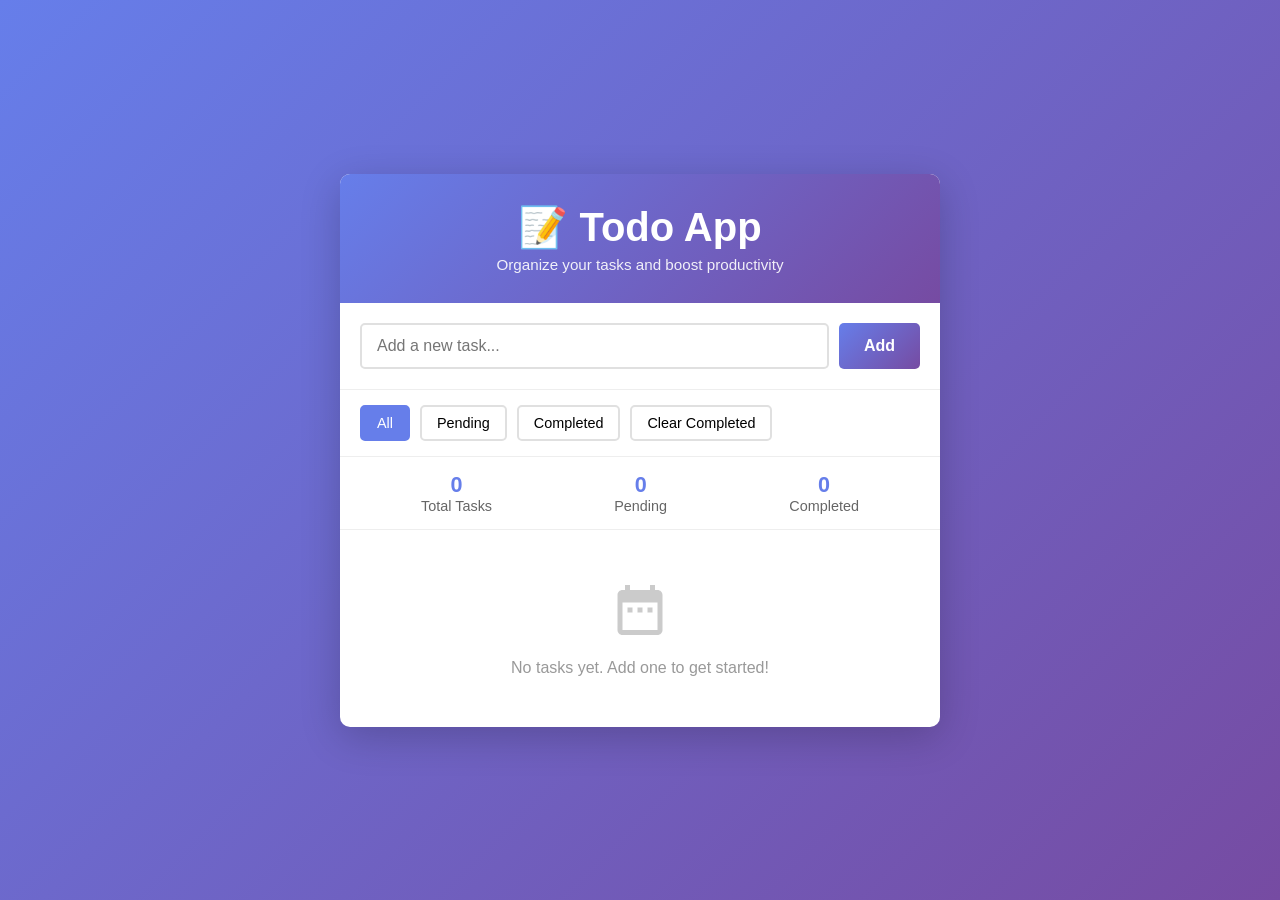
<file: TodoApp/index.html>
<!DOCTYPE html>
<html lang="en">
<head>
    <meta charset="UTF-8">
    <meta name="viewport" content="width=device-width, initial-scale=1.0">
    <title>Todo App</title>
    <style>
        * {
            margin: 0;
            padding: 0;
            box-sizing: border-box;
        }

        body {
            font-family: 'Segoe UI', Tahoma, Geneva, Verdana, sans-serif;
            background: linear-gradient(135deg, #667eea 0%, #764ba2 100%);
            min-height: 100vh;
            display: flex;
            justify-content: center;
            align-items: center;
            padding: 20px;
        }

        .container {
            background: white;
            border-radius: 10px;
            box-shadow: 0 10px 40px rgba(0, 0, 0, 0.2);
            width: 100%;
            max-width: 600px;
            overflow: hidden;
        }

        .header {
            background: linear-gradient(135deg, #667eea 0%, #764ba2 100%);
            color: white;
            padding: 30px 20px;
            text-align: center;
        }

        .header h1 {
            font-size: 2.5em;
            margin-bottom: 5px;
            font-weight: 700;
        }

        .header p {
            opacity: 0.9;
            font-size: 0.95em;
        }

        .input-section {
            padding: 20px;
            border-bottom: 1px solid #eee;
            display: flex;
            gap: 10px;
        }

        .input-section input {
            flex: 1;
            padding: 12px 15px;
            border: 2px solid #e0e0e0;
            border-radius: 5px;
            font-size: 1em;
            transition: border-color 0.3s;
        }

        .input-section input:focus {
            outline: none;
            border-color: #667eea;
        }

        .input-section button {
            padding: 12px 25px;
            background: linear-gradient(135deg, #667eea 0%, #764ba2 100%);
            color: white;
            border: none;
            border-radius: 5px;
            font-size: 1em;
            font-weight: 600;
            cursor: pointer;
            transition: transform 0.2s, box-shadow 0.2s;
        }

        .input-section button:hover {
            transform: translateY(-2px);
            box-shadow: 0 5px 15px rgba(102, 126, 234, 0.4);
        }

        .input-section button:active {
            transform: translateY(0);
        }

        .controls {
            display: flex;
            gap: 10px;
            padding: 15px 20px;
            border-bottom: 1px solid #eee;
            flex-wrap: wrap;
        }

        .controls button {
            padding: 8px 15px;
            border: 2px solid #e0e0e0;
            background: white;
            border-radius: 5px;
            cursor: pointer;
            font-size: 0.9em;
            transition: all 0.3s;
        }

        .controls button:hover {
            border-color: #667eea;
            color: #667eea;
        }

        .controls button.active {
            background: #667eea;
            color: white;
            border-color: #667eea;
        }

        .stats {
            display: flex;
            justify-content: space-around;
            padding: 15px 20px;
            border-bottom: 1px solid #eee;
            font-size: 0.9em;
            color: #666;
        }

        .stat-item {
            text-align: center;
        }

        .stat-number {
            font-size: 1.5em;
            font-weight: 700;
            color: #667eea;
        }

        .todos-container {
            max-height: 500px;
            overflow-y: auto;
            padding: 10px;
        }

        .todo-item {
            display: flex;
            align-items: center;
            gap: 12px;
            padding: 15px;
            background: white;
            border-radius: 5px;
            margin-bottom: 8px;
            border-left: 4px solid #667eea;
            transition: all 0.3s;
        }

        .todo-item:hover {
            box-shadow: 0 3px 10px rgba(0, 0, 0, 0.1);
            transform: translateX(5px);
        }

        .todo-item.completed {
            opacity: 0.6;
            border-left-color: #4caf50;
        }

        .todo-item.completed .todo-text {
            text-decoration: line-through;
            color: #999;
        }

        .todo-checkbox {
            width: 22px;
            height: 22px;
            cursor: pointer;
            accent-color: #667eea;
        }

        .todo-text {
            flex: 1;
            font-size: 1em;
            color: #333;
            word-break: break-word;
        }

        .todo-priority {
            padding: 4px 10px;
            border-radius: 3px;
            font-size: 0.75em;
            font-weight: 600;
            text-transform: uppercase;
        }

        .todo-priority.high {
            background: #ffebee;
            color: #c62828;
        }

        .todo-priority.medium {
            background: #fff3e0;
            color: #e65100;
        }

        .todo-priority.low {
            background: #e8f5e9;
            color: #2e7d32;
        }

        .todo-actions {
            display: flex;
            gap: 8px;
        }

        .todo-actions button {
            padding: 6px 10px;
            border: none;
            border-radius: 3px;
            cursor: pointer;
            font-size: 0.85em;
            transition: all 0.2s;
        }

        .edit-btn {
            background: #2196F3;
            color: white;
        }

        .edit-btn:hover {
            background: #1976D2;
        }

        .delete-btn {
            background: #f44336;
            color: white;
        }

        .delete-btn:hover {
            background: #da190b;
        }

        .empty-state {
            text-align: center;
            padding: 40px 20px;
            color: #999;
        }

        .empty-state svg {
            width: 60px;
            height: 60px;
            margin-bottom: 15px;
            opacity: 0.5;
        }

        .modal {
            display: none;
            position: fixed;
            top: 0;
            left: 0;
            right: 0;
            bottom: 0;
            background: rgba(0, 0, 0, 0.5);
            justify-content: center;
            align-items: center;
            z-index: 1000;
        }

        .modal.active {
            display: flex;
        }

        .modal-content {
            background: white;
            padding: 30px;
            border-radius: 10px;
            width: 90%;
            max-width: 400px;
            box-shadow: 0 10px 40px rgba(0, 0, 0, 0.3);
        }

        .modal-content h2 {
            margin-bottom: 20px;
            color: #333;
        }

        .modal-content input,
        .modal-content select {
            width: 100%;
            padding: 10px;
            margin-bottom: 15px;
            border: 2px solid #e0e0e0;
            border-radius: 5px;
            font-size: 1em;
        }

        .modal-content input:focus,
        .modal-content select:focus {
            outline: none;
            border-color: #667eea;
        }

        .modal-buttons {
            display: flex;
            gap: 10px;
            justify-content: flex-end;
        }

        .modal-buttons button {
            padding: 10px 20px;
            border: none;
            border-radius: 5px;
            cursor: pointer;
            font-weight: 600;
            transition: all 0.3s;
        }

        .modal-buttons .save-btn {
            background: #667eea;
            color: white;
        }

        .modal-buttons .save-btn:hover {
            background: #5568d3;
        }

        .modal-buttons .cancel-btn {
            background: #e0e0e0;
            color: #333;
        }

        .modal-buttons .cancel-btn:hover {
            background: #d0d0d0;
        }

        .scrollbar::-webkit-scrollbar {
            width: 8px;
        }

        .scrollbar::-webkit-scrollbar-track {
            background: #f1f1f1;
        }

        .scrollbar::-webkit-scrollbar-thumb {
            background: #667eea;
            border-radius: 4px;
        }

        .scrollbar::-webkit-scrollbar-thumb:hover {
            background: #5568d3;
        }

        @media (max-width: 600px) {
            .header h1 {
                font-size: 2em;
            }

            .input-section {
                flex-direction: column;
            }

            .controls {
                justify-content: center;
            }

            .stats {
                flex-direction: column;
                gap: 10px;
            }
        }
    </style>
</head>
<body>
    <div class="container">
        <div class="header">
            <h1>📝 Todo App</h1>
            <p>Organize your tasks and boost productivity</p>
        </div>

        <div class="input-section">
            <input
                type="text"
                id="todoInput"
                placeholder="Add a new task..."
                autocomplete="off"
            >
            <button id="addBtn">Add</button>
        </div>

        <div class="controls">
            <button class="filter-btn active" data-filter="all">All</button>
            <button class="filter-btn" data-filter="pending">Pending</button>
            <button class="filter-btn" data-filter="completed">Completed</button>
            <button id="clearCompleted">Clear Completed</button>
        </div>

        <div class="stats">
            <div class="stat-item">
                <div class="stat-number" id="totalStats">0</div>
                <div>Total Tasks</div>
            </div>
            <div class="stat-item">
                <div class="stat-number" id="pendingStats">0</div>
                <div>Pending</div>
            </div>
            <div class="stat-item">
                <div class="stat-number" id="completedStats">0</div>
                <div>Completed</div>
            </div>
        </div>

        <div class="todos-container scrollbar" id="todosContainer">
            <div class="empty-state">
                <svg fill="currentColor" viewBox="0 0 24 24">
                    <path d="M9 11H7v2h2v-2zm4 0h-2v2h2v-2zm4 0h-2v2h2v-2zm2-7h-1V2h-2v2H8V2H6v2H5c-1.11 0-1.99.9-1.99 2L3 20c0 1.1.89 2 2 2h14c1.1 0 2-.9 2-2V6c0-1.1-.9-2-2-2zm0 16H5V9h14v11z"/>
                </svg>
                <p>No tasks yet. Add one to get started!</p>
            </div>
        </div>
    </div>

    <!-- Edit Modal -->
    <div class="modal" id="editModal">
        <div class="modal-content">
            <h2>Edit Task</h2>
            <input
                type="text"
                id="editInput"
                placeholder="Task description"
            >
            <select id="editPriority">
                <option value="low">Low Priority</option>
                <option value="medium">Medium Priority</option>
                <option value="high">High Priority</option>
            </select>
            <div class="modal-buttons">
                <button class="cancel-btn" id="cancelEdit">Cancel</button>
                <button class="save-btn" id="saveEdit">Save</button>
            </div>
        </div>
    </div>

    <script>
        class TodoApp {
            constructor() {
                this.todos = JSON.parse(localStorage.getItem('todos')) || [];
                this.currentFilter = 'all';
                this.editingId = null;
                this.init();
            }

            init() {
                this.setupEventListeners();
                this.render();
            }

            setupEventListeners() {
                document.getElementById('addBtn').addEventListener('click', () => this.addTodo());
                document.getElementById('todoInput').addEventListener('keypress', (e) => {
                    if (e.key === 'Enter') this.addTodo();
                });

                document.getElementById('clearCompleted').addEventListener('click', () => this.clearCompleted());

                document.querySelectorAll('.filter-btn').forEach(btn => {
                    btn.addEventListener('click', (e) => {
                        document.querySelectorAll('.filter-btn').forEach(b => b.classList.remove('active'));
                        e.target.classList.add('active');
                        this.currentFilter = e.target.dataset.filter;
                        this.render();
                    });
                });

                document.getElementById('cancelEdit').addEventListener('click', () => this.closeEditModal());
                document.getElementById('saveEdit').addEventListener('click', () => this.saveEdit());
                document.getElementById('editModal').addEventListener('click', (e) => {
                    if (e.target.id === 'editModal') this.closeEditModal();
                });
            }

            addTodo() {
                const input = document.getElementById('todoInput');
                const text = input.value.trim();

                if (!text) {
                    alert('Please enter a task!');
                    return;
                }

                const todo = {
                    id: Date.now(),
                    text: text,
                    completed: false,
                    priority: 'medium',
                    createdAt: new Date().toLocaleDateString()
                };

                this.todos.unshift(todo);
                this.save();
                input.value = '';
                input.focus();
                this.render();
            }

            deleteTodo(id) {
                if (confirm('Are you sure you want to delete this task?')) {
                    this.todos = this.todos.filter(todo => todo.id !== id);
                    this.save();
                    this.render();
                }
            }

            toggleTodo(id) {
                const todo = this.todos.find(t => t.id === id);
                if (todo) {
                    todo.completed = !todo.completed;
                    this.save();
                    this.render();
                }
            }

            openEditModal(id) {
                const todo = this.todos.find(t => t.id === id);
                if (todo) {
                    this.editingId = id;
                    document.getElementById('editInput').value = todo.text;
                    document.getElementById('editPriority').value = todo.priority;
                    document.getElementById('editModal').classList.add('active');
                    document.getElementById('editInput').focus();
                }
            }

            closeEditModal() {
                document.getElementById('editModal').classList.remove('active');
                this.editingId = null;
            }

            saveEdit() {
                const text = document.getElementById('editInput').value.trim();
                const priority = document.getElementById('editPriority').value;

                if (!text) {
                    alert('Task cannot be empty!');
                    return;
                }

                const todo = this.todos.find(t => t.id === this.editingId);
                if (todo) {
                    todo.text = text;
                    todo.priority = priority;
                    this.save();
                    this.render();
                    this.closeEditModal();
                }
            }

            clearCompleted() {
                if (this.todos.some(t => t.completed)) {
                    if (confirm('Delete all completed tasks?')) {
                        this.todos = this.todos.filter(todo => !todo.completed);
                        this.save();
                        this.render();
                    }
                } else {
                    alert('No completed tasks to clear!');
                }
            }

            getFilteredTodos() {
                switch (this.currentFilter) {
                    case 'pending':
                        return this.todos.filter(t => !t.completed);
                    case 'completed':
                        return this.todos.filter(t => t.completed);
                    default:
                        return this.todos;
                }
            }

            updateStats() {
                const total = this.todos.length;
                const completed = this.todos.filter(t => t.completed).length;
                const pending = total - completed;

                document.getElementById('totalStats').textContent = total;
                document.getElementById('completedStats').textContent = completed;
                document.getElementById('pendingStats').textContent = pending;
            }

            render() {
                const container = document.getElementById('todosContainer');
                const filtered = this.getFilteredTodos();

                this.updateStats();

                if (filtered.length === 0) {
                    container.innerHTML = `
                        <div class="empty-state">
                            <svg fill="currentColor" viewBox="0 0 24 24">
                                <path d="M9 11H7v2h2v-2zm4 0h-2v2h2v-2zm4 0h-2v2h2v-2zm2-7h-1V2h-2v2H8V2H6v2H5c-1.11 0-1.99.9-1.99 2L3 20c0 1.1.89 2 2 2h14c1.1 0 2-.9 2-2V6c0-1.1-.9-2-2-2zm0 16H5V9h14v11z"/>
                            </svg>
                            <p>${this.currentFilter === 'all' ? 'No tasks yet. Add one to get started!' : 'No tasks in this category.'}</p>
                        </div>
                    `;
                    return;
                }

                container.innerHTML = filtered.map(todo => `
                    <div class="todo-item ${todo.completed ? 'completed' : ''}">
                        <input
                            type="checkbox"
                            class="todo-checkbox"
                            ${todo.completed ? 'checked' : ''}
                            onchange="app.toggleTodo(${todo.id})"
                        >
                        <div class="todo-text">${this.escapeHtml(todo.text)}</div>
                        <span class="todo-priority ${todo.priority}">${todo.priority}</span>
                        <div class="todo-actions">
                            <button class="edit-btn" onclick="app.openEditModal(${todo.id})">Edit</button>
                            <button class="delete-btn" onclick="app.deleteTodo(${todo.id})">Delete</button>
                        </div>
                    </div>
                `).join('');
            }

            escapeHtml(text) {
                const div = document.createElement('div');
                div.textContent = text;
                return div.innerHTML;
            }

            save() {
                localStorage.setItem('todos', JSON.stringify(this.todos));
            }
        }

        const app = new TodoApp();
    </script>
</body>
</html>
</file>
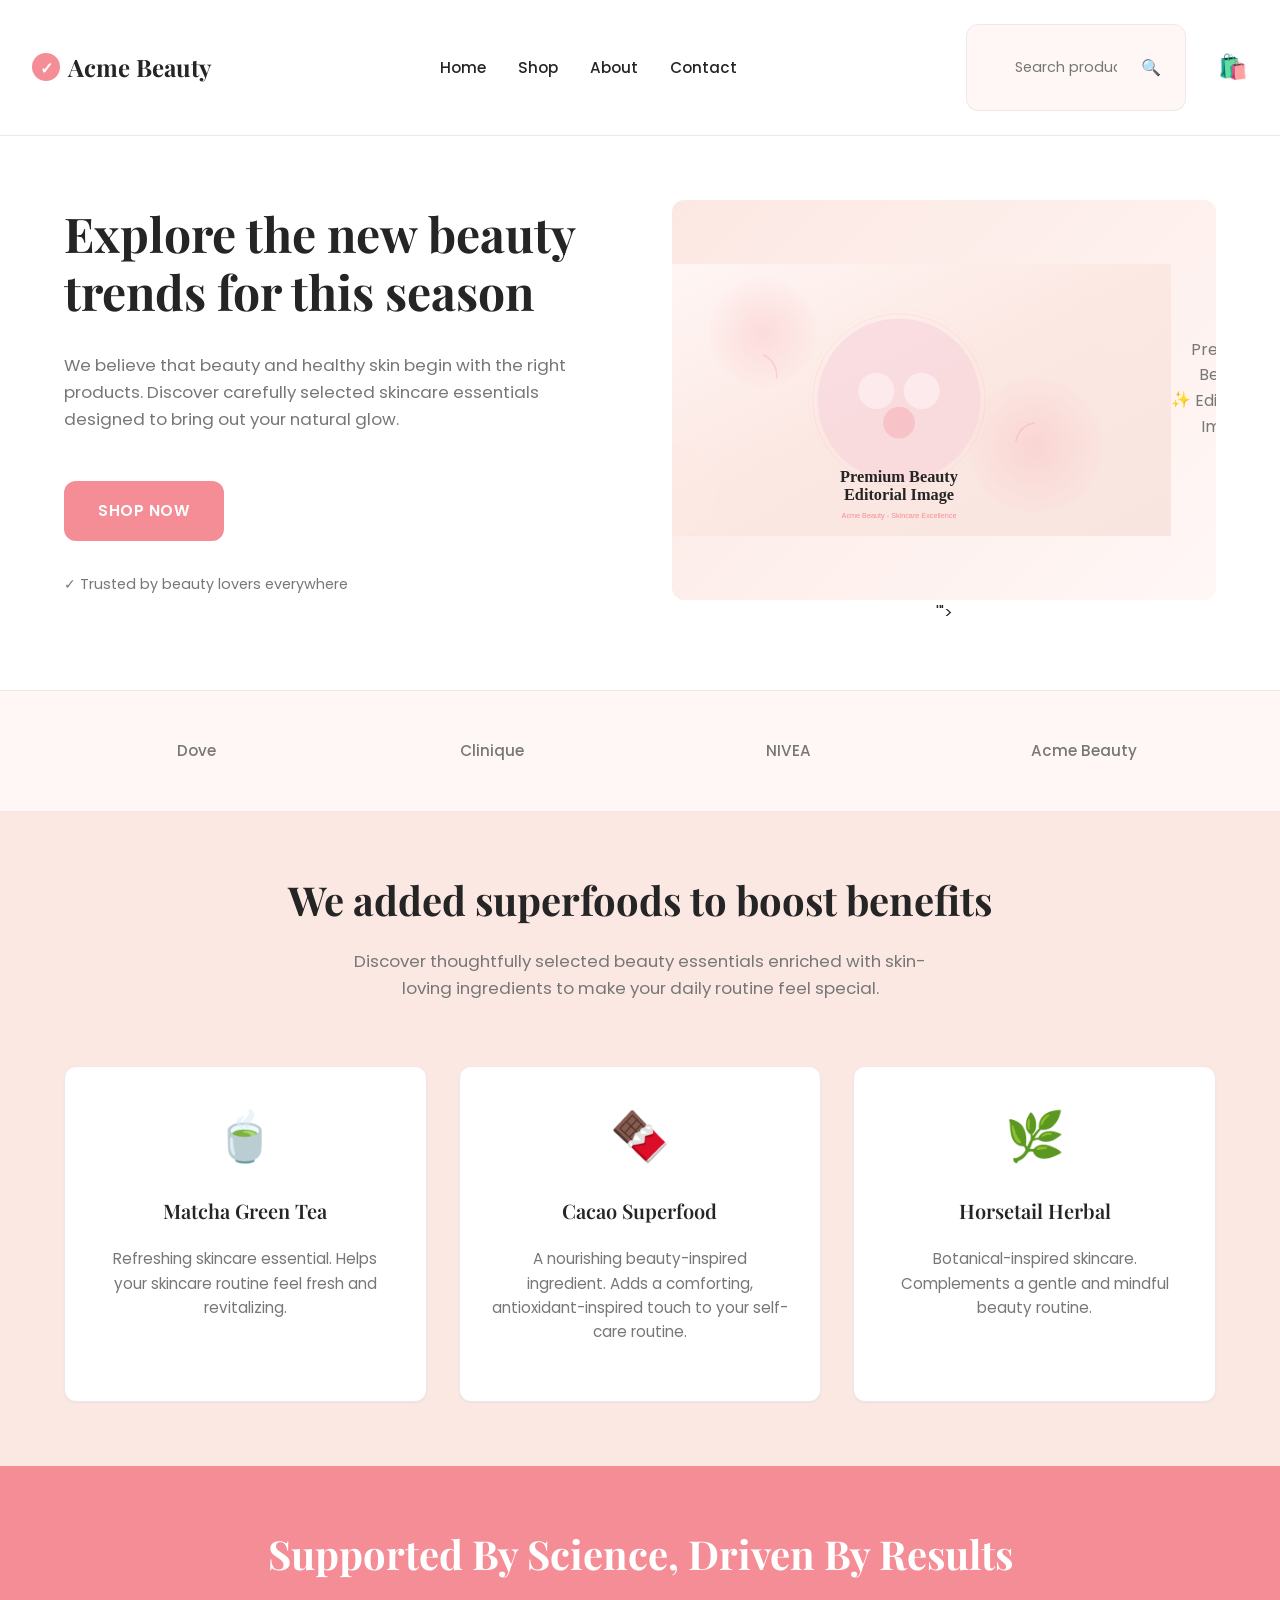
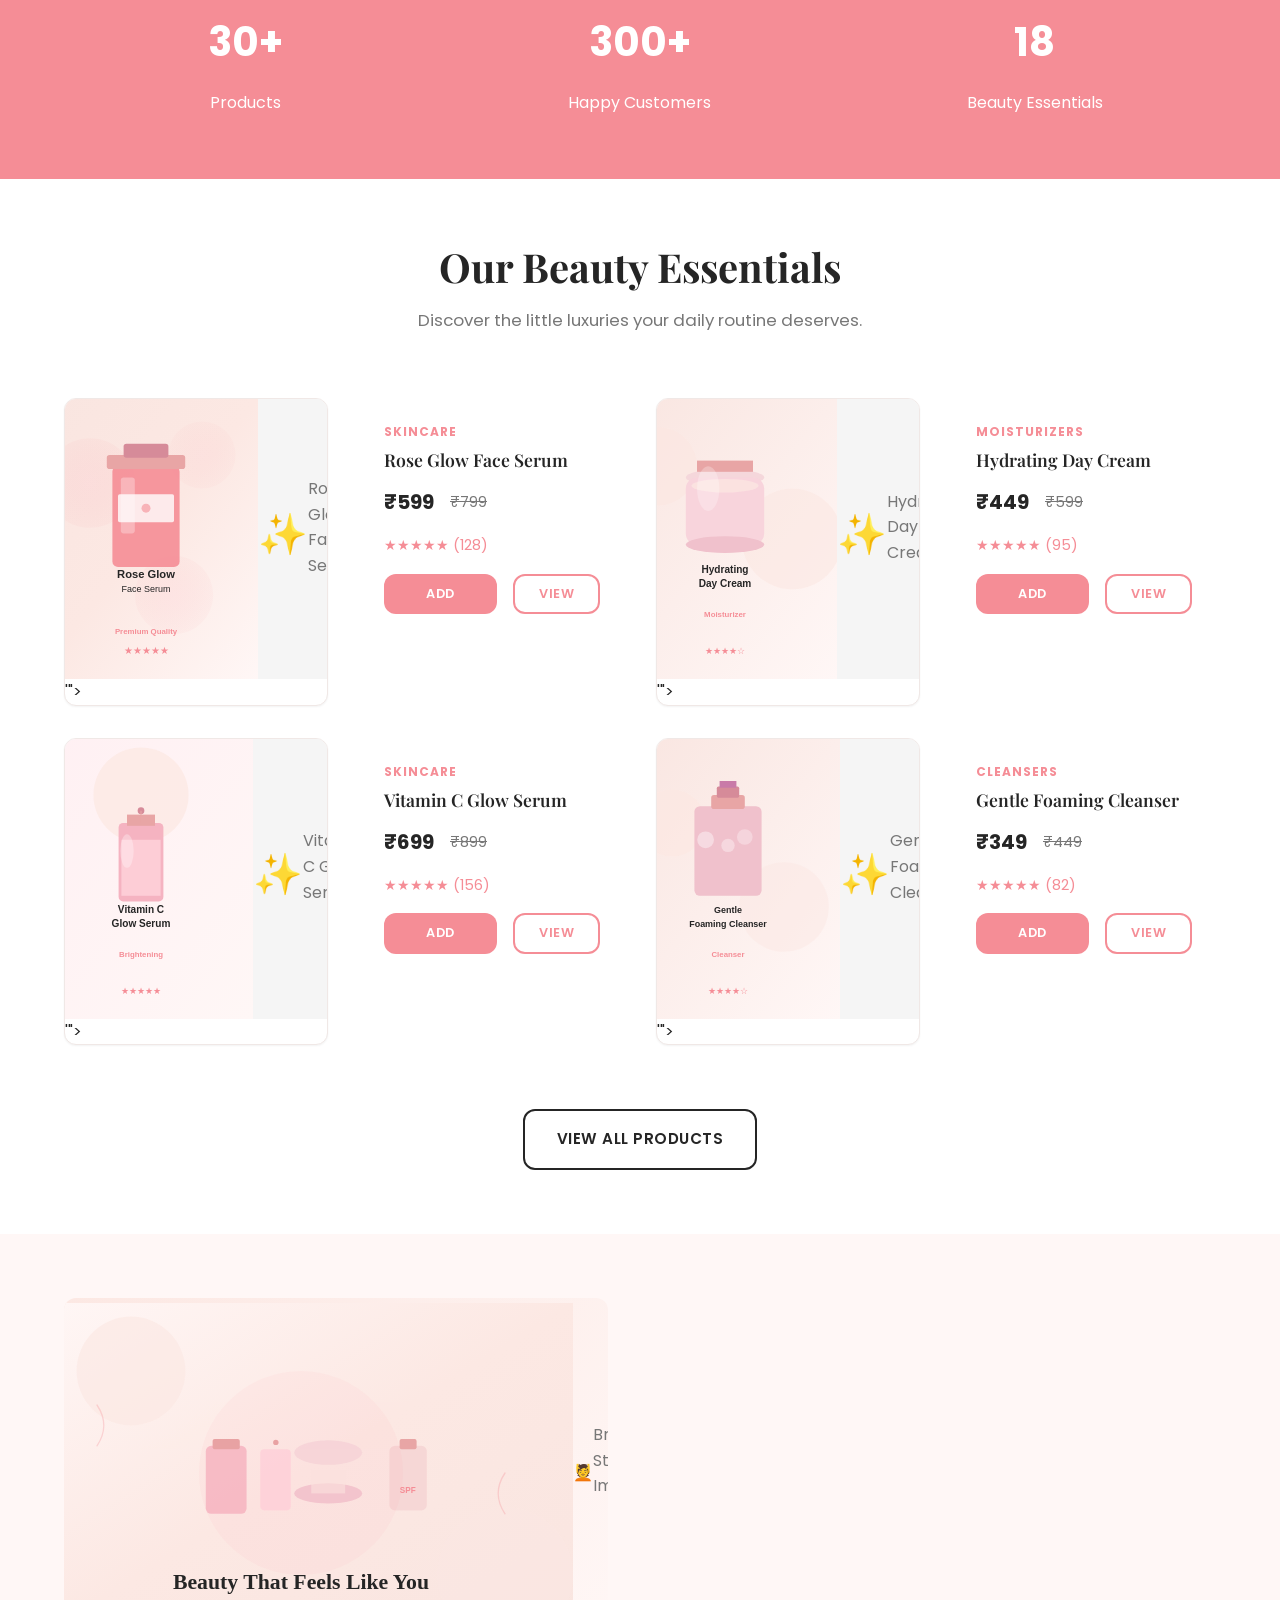
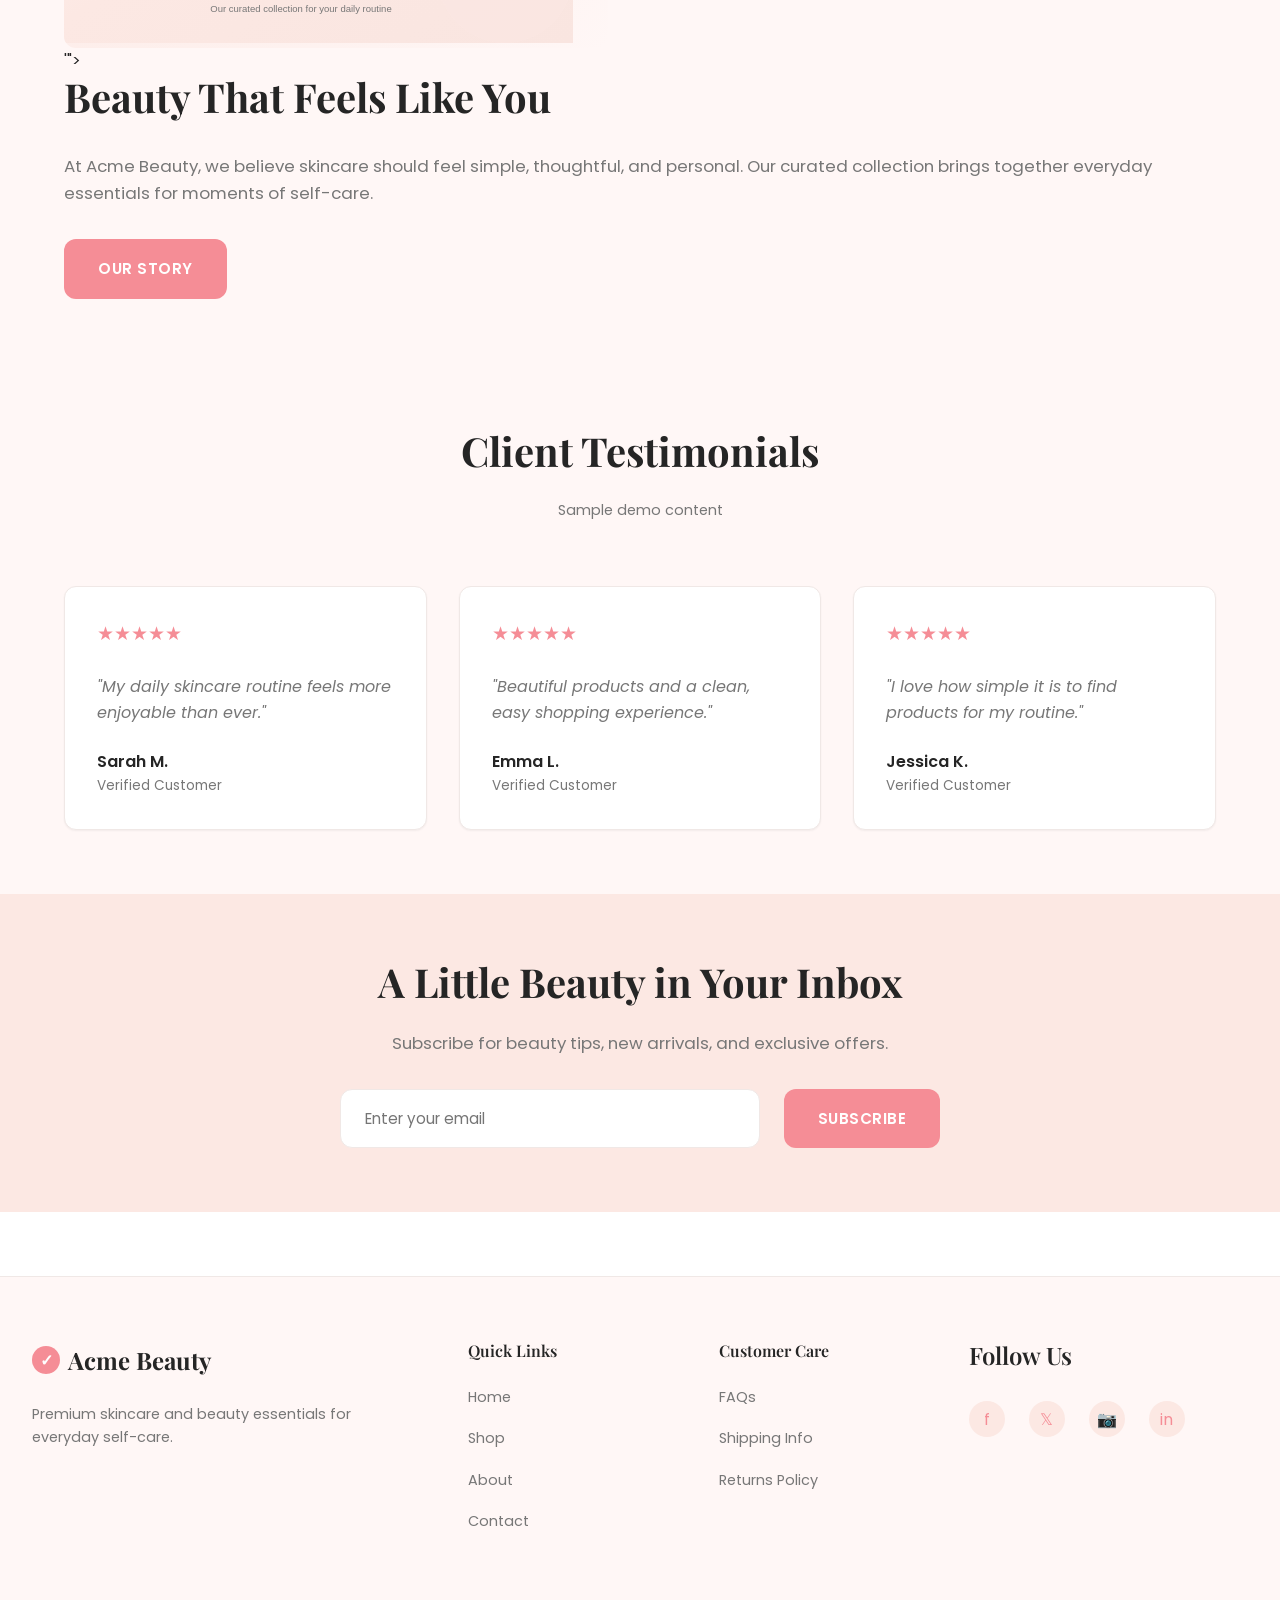
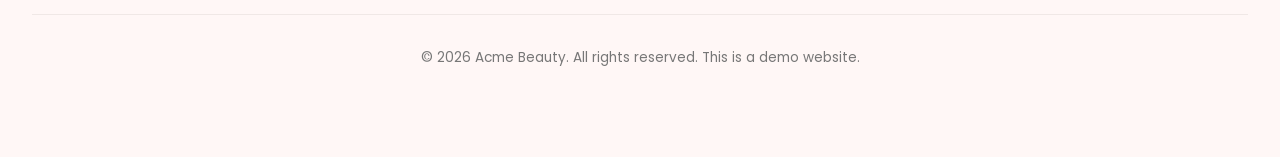
<file: Claude_Omnirouter_Guide/acme-beauty/index.html>
<!DOCTYPE html>
<html lang="en">
<head>
  <meta charset="UTF-8">
  <meta name="viewport" content="width=device-width, initial-scale=1.0">
  <title>Acme Beauty - Premium Skincare & Beauty Products</title>
  <link rel="stylesheet" href="css/style.css">
</head>
<body>
  <!-- Header -->
  <header class="header">
    <div class="header-content">
      <a href="index.html" class="logo">
        <div class="logo-icon">✓</div>
        <span>Acme Beauty</span>
      </a>

      <button class="hamburger" id="hamburger">
        <span></span>
        <span></span>
        <span></span>
      </button>

      <nav class="nav" id="nav">
        <li><a href="index.html">Home</a></li>
        <li><a href="shop.html">Shop</a></li>
        <li><a href="about.html">About</a></li>
        <li><a href="contact.html">Contact</a></li>
      </nav>

      <div class="header-right">
        <div class="search-box">
          <input type="text" placeholder="Search products..." id="headerSearch">
          <span style="color: var(--secondary-text);">🔍</span>
        </div>

        <div class="cart-icon-wrapper" onclick="window.location.href='cart.html'">
          <span class="cart-icon">🛍️</span>
          <div class="cart-count">0</div>
        </div>
      </div>
    </div>
  </header>

  <!-- Hero Section -->
  <section class="section" style="background-color: var(--white);">
    <div class="container">
      <div class="grid grid-2" style="align-items: center; gap: var(--spacing-2xl);">
        <!-- Hero Left -->
        <div>
          <h1 style="margin-bottom: var(--spacing-lg); line-height: 1.2;">
            Explore the new beauty trends for this season
          </h1>
          <p style="font-size: 1.05rem; margin-bottom: var(--spacing-xl); color: var(--secondary-text);">
            We believe that beauty and healthy skin begin with the right products. Discover carefully selected skincare essentials designed to bring out your natural glow.
          </p>
          <div style="margin-bottom: var(--spacing-lg);">
            <a href="shop.html" class="btn btn-primary">Shop Now</a>
          </div>
          <p style="font-size: 0.9rem; color: var(--secondary-text);">
            ✓ Trusted by beauty lovers everywhere
          </p>
        </div>

        <!-- Hero Right - Image -->
        <div style="text-align: center;">
          <div style="width: 100%; border-radius: var(--radius-lg); overflow: hidden; background: linear-gradient(135deg, var(--soft-pink), var(--very-light-pink)); min-height: 400px; display: flex; align-items: center; justify-content: center;">
            <img src="assets/images/hero-beauty.svg" alt="Beautiful woman with natural skin" style="width: 100%; height: 100%; object-fit: cover;" onerror="this.parentElement.innerHTML = '<div style=\"padding: var(--spacing-lg); text-align: center; color: var(--secondary-text);\"><div style=\"font-size: 3rem; margin-bottom: var(--spacing-md);\">✨</div><p>Premium Beauty Editorial Image</p></div>'">
          </div>
        </div>
      </div>
    </div>
  </section>

  <!-- Trusted Brands Strip -->
  <section style="background-color: var(--very-light-pink); padding: var(--spacing-xl) var(--spacing-lg); border-top: 1px solid var(--border-color); border-bottom: 1px solid var(--border-color);">
    <div class="container">
      <div class="grid grid-4" style="align-items: center; text-align: center;">
        <div style="color: var(--secondary-text); font-weight: 500; font-size: 0.95rem;">Dove</div>
        <div style="color: var(--secondary-text); font-weight: 500; font-size: 0.95rem;">Clinique</div>
        <div style="color: var(--secondary-text); font-weight: 500; font-size: 0.95rem;">NIVEA</div>
        <div style="color: var(--secondary-text); font-weight: 500; font-size: 0.95rem;">Acme Beauty</div>
      </div>
    </div>
  </section>

  <!-- Beauty Benefits Section -->
  <section class="section section-pink">
    <div class="container">
      <div style="text-align: center; margin-bottom: var(--spacing-2xl);">
        <h2 style="margin-bottom: var(--spacing-md);">We added superfoods to boost benefits</h2>
        <p style="max-width: 600px; margin: 0 auto; font-size: 1.05rem;">
          Discover thoughtfully selected beauty essentials enriched with skin-loving ingredients to make your daily routine feel special.
        </p>
      </div>

      <div class="grid grid-3">
        <!-- Card 1 -->
        <div style="background-color: var(--white); padding: var(--spacing-lg); border-radius: var(--radius-lg); text-align: center; box-shadow: var(--shadow-sm); border: 1px solid var(--border-color);">
          <div style="font-size: 3rem; margin-bottom: var(--spacing-md);">🍵</div>
          <h3 style="font-size: 1.25rem; margin-bottom: var(--spacing-md);">Matcha Green Tea</h3>
          <p style="font-size: 0.95rem;">Refreshing skincare essential. Helps your skincare routine feel fresh and revitalizing.</p>
        </div>

        <!-- Card 2 -->
        <div style="background-color: var(--white); padding: var(--spacing-lg); border-radius: var(--radius-lg); text-align: center; box-shadow: var(--shadow-sm); border: 1px solid var(--border-color);">
          <div style="font-size: 3rem; margin-bottom: var(--spacing-md);">🍫</div>
          <h3 style="font-size: 1.25rem; margin-bottom: var(--spacing-md);">Cacao Superfood</h3>
          <p style="font-size: 0.95rem;">A nourishing beauty-inspired ingredient. Adds a comforting, antioxidant-inspired touch to your self-care routine.</p>
        </div>

        <!-- Card 3 -->
        <div style="background-color: var(--white); padding: var(--spacing-lg); border-radius: var(--radius-lg); text-align: center; box-shadow: var(--shadow-sm); border: 1px solid var(--border-color);">
          <div style="font-size: 3rem; margin-bottom: var(--spacing-md);">🌿</div>
          <h3 style="font-size: 1.25rem; margin-bottom: var(--spacing-md);">Horsetail Herbal</h3>
          <p style="font-size: 0.95rem;">Botanical-inspired skincare. Complements a gentle and mindful beauty routine.</p>
        </div>
      </div>
    </div>
  </section>

  <!-- Promotional Banner -->
  <section style="background-color: var(--primary-pink); padding: var(--spacing-2xl) var(--spacing-lg); color: var(--white); text-align: center;">
    <div class="container">
      <h2 style="color: var(--white); margin-bottom: var(--spacing-lg);">Supported By Science, Driven By Results</h2>
      <div class="grid grid-3" style="text-align: center;">
        <div>
          <div style="font-size: 2.5rem; font-weight: 700; margin-bottom: var(--spacing-sm);">30+</div>
          <p style="color: var(--white); margin: 0;">Products</p>
        </div>
        <div>
          <div style="font-size: 2.5rem; font-weight: 700; margin-bottom: var(--spacing-sm);">300+</div>
          <p style="color: var(--white); margin: 0;">Happy Customers</p>
        </div>
        <div>
          <div style="font-size: 2.5rem; font-weight: 700; margin-bottom: var(--spacing-sm);">18</div>
          <p style="color: var(--white); margin: 0;">Beauty Essentials</p>
        </div>
      </div>
    </div>
  </section>

  <!-- Featured Products -->
  <section class="section">
    <div class="container">
      <div style="text-align: center; margin-bottom: var(--spacing-2xl);">
        <h2 style="margin-bottom: var(--spacing-sm);">Our Beauty Essentials</h2>
        <p style="font-size: 1.05rem; color: var(--secondary-text);">Discover the little luxuries your daily routine deserves.</p>
      </div>

      <div class="grid grid-4" id="featuredProducts" style="margin-bottom: var(--spacing-2xl);">
        <!-- Products will be loaded here by JavaScript -->
      </div>

      <div style="text-align: center;">
        <a href="shop.html" class="btn btn-secondary">View All Products</a>
      </div>
    </div>
  </section>

  <!-- Brand Story Section -->
  <section class="section" style="background-color: var(--very-light-pink);">
    <div class="container">
      <div class="grid grid-2" style="align-items: center; gap: var(--spacing-2xl);">
        <!-- Image -->
        <div style="order: 2;">
          <div style="width: 100%; border-radius: var(--radius-lg); overflow: hidden; background: linear-gradient(135deg, var(--soft-pink), var(--very-light-pink)); min-height: 350px; display: flex; align-items: center; justify-content: center;">
            <img src="assets/images/brand-story.svg" alt="Beauty brand story image" style="width: 100%; height: 100%; object-fit: cover;" onerror="this.parentElement.innerHTML = '<div style=\"padding: var(--spacing-lg); text-align: center; color: var(--secondary-text);\"><div style=\"font-size: 3rem; margin-bottom: var(--spacing-md);\">💆</div><p>Brand Story Image</p></div>'">
          </div>
        </div>

        <!-- Text -->
        <div style="order: 1;">
          <h2 style="margin-bottom: var(--spacing-lg);">Beauty That Feels Like You</h2>
          <p style="font-size: 1.05rem; margin-bottom: var(--spacing-lg);">
            At Acme Beauty, we believe skincare should feel simple, thoughtful, and personal. Our curated collection brings together everyday essentials for moments of self-care.
          </p>
          <a href="about.html" class="btn btn-primary">Our Story</a>
        </div>
      </div>
    </div>
  </section>

  <!-- Testimonials Section -->
  <section class="section section-very-light">
    <div class="container">
      <div style="text-align: center; margin-bottom: var(--spacing-2xl);">
        <h2>Client Testimonials</h2>
        <p style="font-size: 0.9rem; color: var(--secondary-text);">Sample demo content</p>
      </div>

      <div class="grid grid-3">
        <!-- Testimonial 1 -->
        <div style="background-color: var(--white); padding: var(--spacing-lg); border-radius: var(--radius-lg); border: 1px solid var(--border-color); box-shadow: var(--shadow-sm);">
          <div style="color: var(--primary-pink); margin-bottom: var(--spacing-md); font-size: 1.2rem;">★★★★★</div>
          <p style="margin-bottom: var(--spacing-md); font-style: italic;">
            "My daily skincare routine feels more enjoyable than ever."
          </p>
          <div style="font-weight: 600; color: var(--primary-text);">Sarah M.</div>
          <p style="font-size: 0.85rem; color: var(--secondary-text); margin: 0;">Verified Customer</p>
        </div>

        <!-- Testimonial 2 -->
        <div style="background-color: var(--white); padding: var(--spacing-lg); border-radius: var(--radius-lg); border: 1px solid var(--border-color); box-shadow: var(--shadow-sm);">
          <div style="color: var(--primary-pink); margin-bottom: var(--spacing-md); font-size: 1.2rem;">★★★★★</div>
          <p style="margin-bottom: var(--spacing-md); font-style: italic;">
            "Beautiful products and a clean, easy shopping experience."
          </p>
          <div style="font-weight: 600; color: var(--primary-text);">Emma L.</div>
          <p style="font-size: 0.85rem; color: var(--secondary-text); margin: 0;">Verified Customer</p>
        </div>

        <!-- Testimonial 3 -->
        <div style="background-color: var(--white); padding: var(--spacing-lg); border-radius: var(--radius-lg); border: 1px solid var(--border-color); box-shadow: var(--shadow-sm);">
          <div style="color: var(--primary-pink); margin-bottom: var(--spacing-md); font-size: 1.2rem;">★★★★★</div>
          <p style="margin-bottom: var(--spacing-md); font-style: italic;">
            "I love how simple it is to find products for my routine."
          </p>
          <div style="font-weight: 600; color: var(--primary-text);">Jessica K.</div>
          <p style="font-size: 0.85rem; color: var(--secondary-text); margin: 0;">Verified Customer</p>
        </div>
      </div>
    </div>
  </section>

  <!-- Newsletter Section -->
  <section class="section section-pink">
    <div class="container">
      <div style="max-width: 600px; margin: 0 auto; text-align: center;">
        <h2 style="margin-bottom: var(--spacing-md);">A Little Beauty in Your Inbox</h2>
        <p style="margin-bottom: var(--spacing-lg); font-size: 1.05rem;">
          Subscribe for beauty tips, new arrivals, and exclusive offers.
        </p>

        <form id="newsletterForm" style="display: grid; grid-template-columns: 1fr auto; gap: var(--spacing-md);">
          <input type="email" placeholder="Enter your email" required style="border-radius: var(--radius-lg);">
          <button type="submit" class="btn btn-primary" style="white-space: nowrap;">Subscribe</button>
        </form>

        <p id="newsletterMessage" style="margin-top: var(--spacing-md); font-size: 0.9rem; display: none;"></p>
      </div>
    </div>
  </section>

  <!-- Footer -->
  <footer class="footer">
    <div class="footer-content">
      <div class="footer-grid">
        <!-- Brand -->
        <div class="footer-brand">
          <a href="index.html" class="logo" style="margin-bottom: var(--spacing-md);">
            <div class="logo-icon">✓</div>
            <span>Acme Beauty</span>
          </a>
          <p>Premium skincare and beauty essentials for everyday self-care.</p>
        </div>

        <!-- Quick Links -->
        <div class="footer-links">
          <h4>Quick Links</h4>
          <ul>
            <li><a href="index.html">Home</a></li>
            <li><a href="shop.html">Shop</a></li>
            <li><a href="about.html">About</a></li>
            <li><a href="contact.html">Contact</a></li>
          </ul>
        </div>

        <!-- Customer Care -->
        <div class="footer-links">
          <h4>Customer Care</h4>
          <ul>
            <li><a href="contact.html">FAQs</a></li>
            <li><a href="contact.html">Shipping Info</a></li>
            <li><a href="contact.html">Returns Policy</a></li>
          </ul>
        </div>

        <!-- Social -->
        <div>
          <h4 style="margin-bottom: var(--spacing-md);">Follow Us</h4>
          <div class="social-icons">
            <div class="social-icon">f</div>
            <div class="social-icon">𝕏</div>
            <div class="social-icon">📷</div>
            <div class="social-icon">in</div>
          </div>
        </div>
      </div>

      <div class="footer-divider">
        <p>&copy; 2026 Acme Beauty. All rights reserved. This is a demo website.</p>
      </div>
    </div>
  </footer>

  <script src="js/products.js"></script>
  <script src="js/common.js"></script>
  <script src="js/home.js"></script>
</body>
</html>
</file>
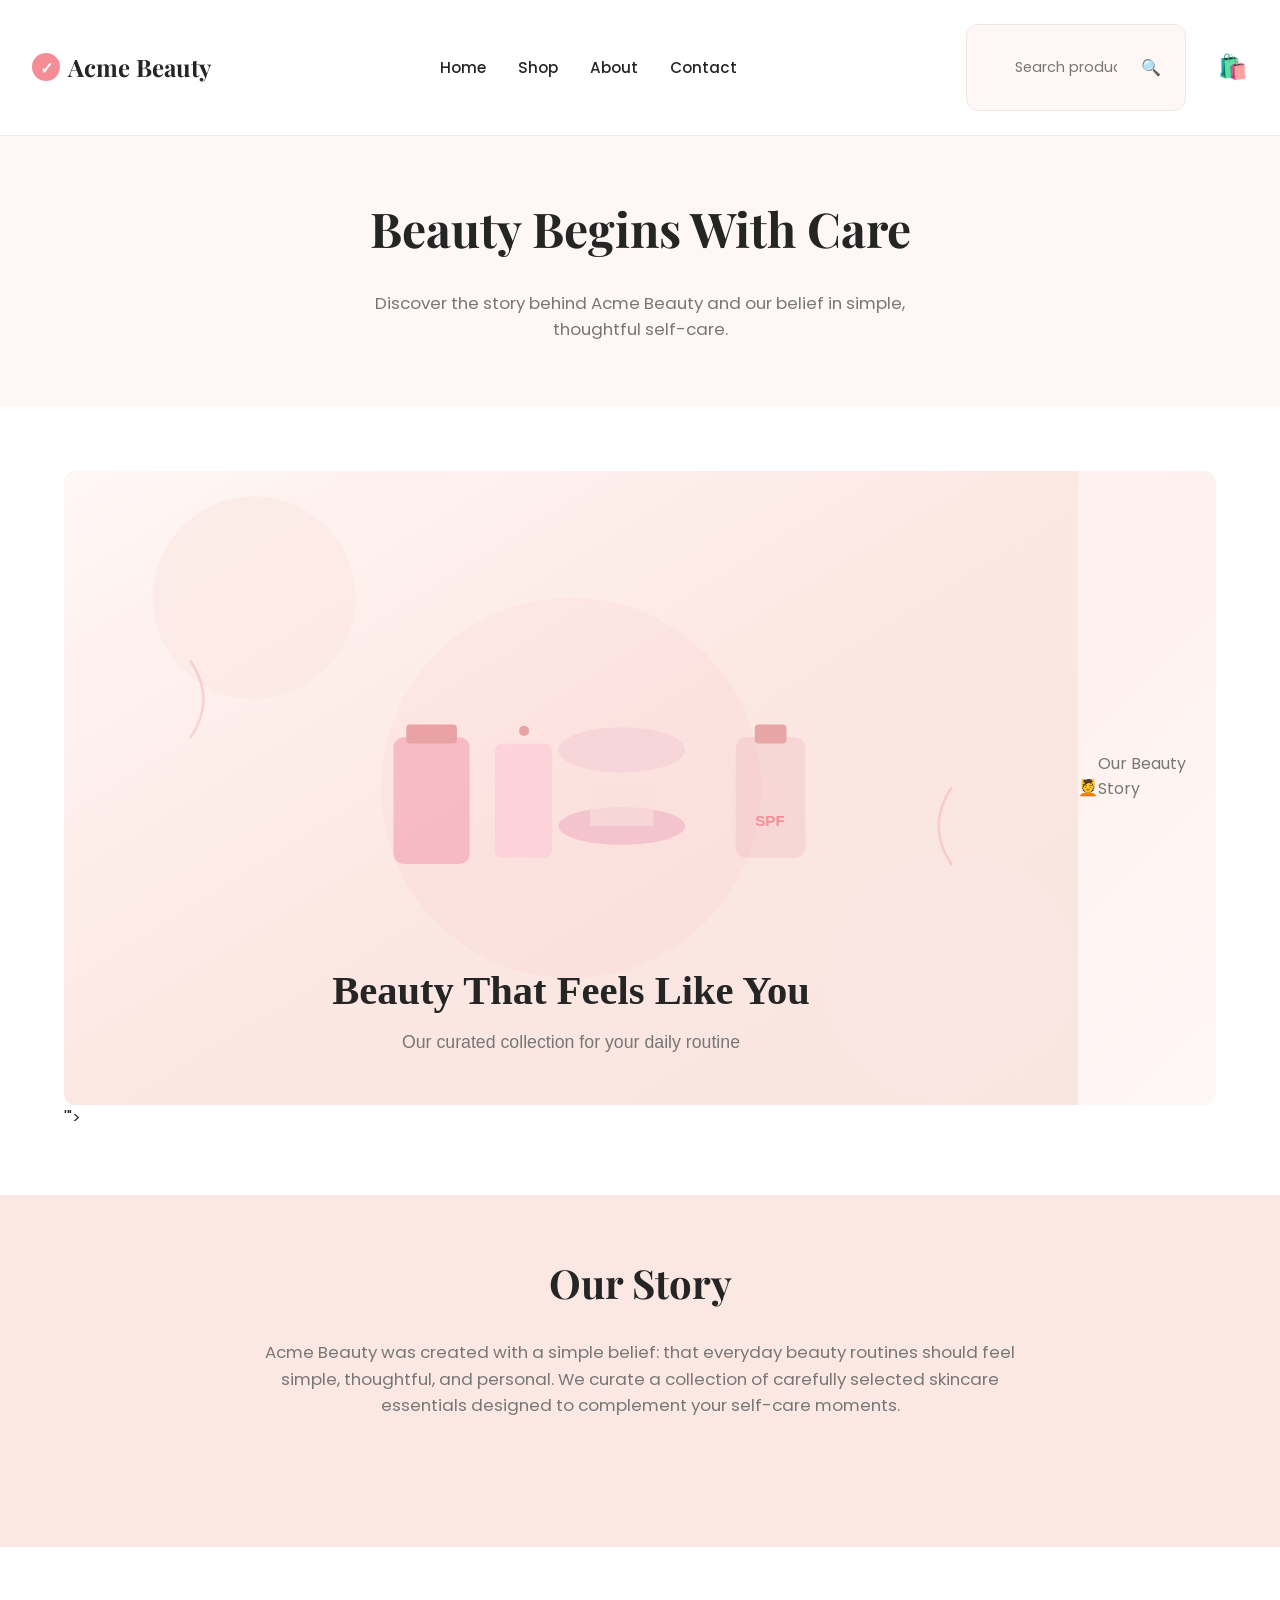
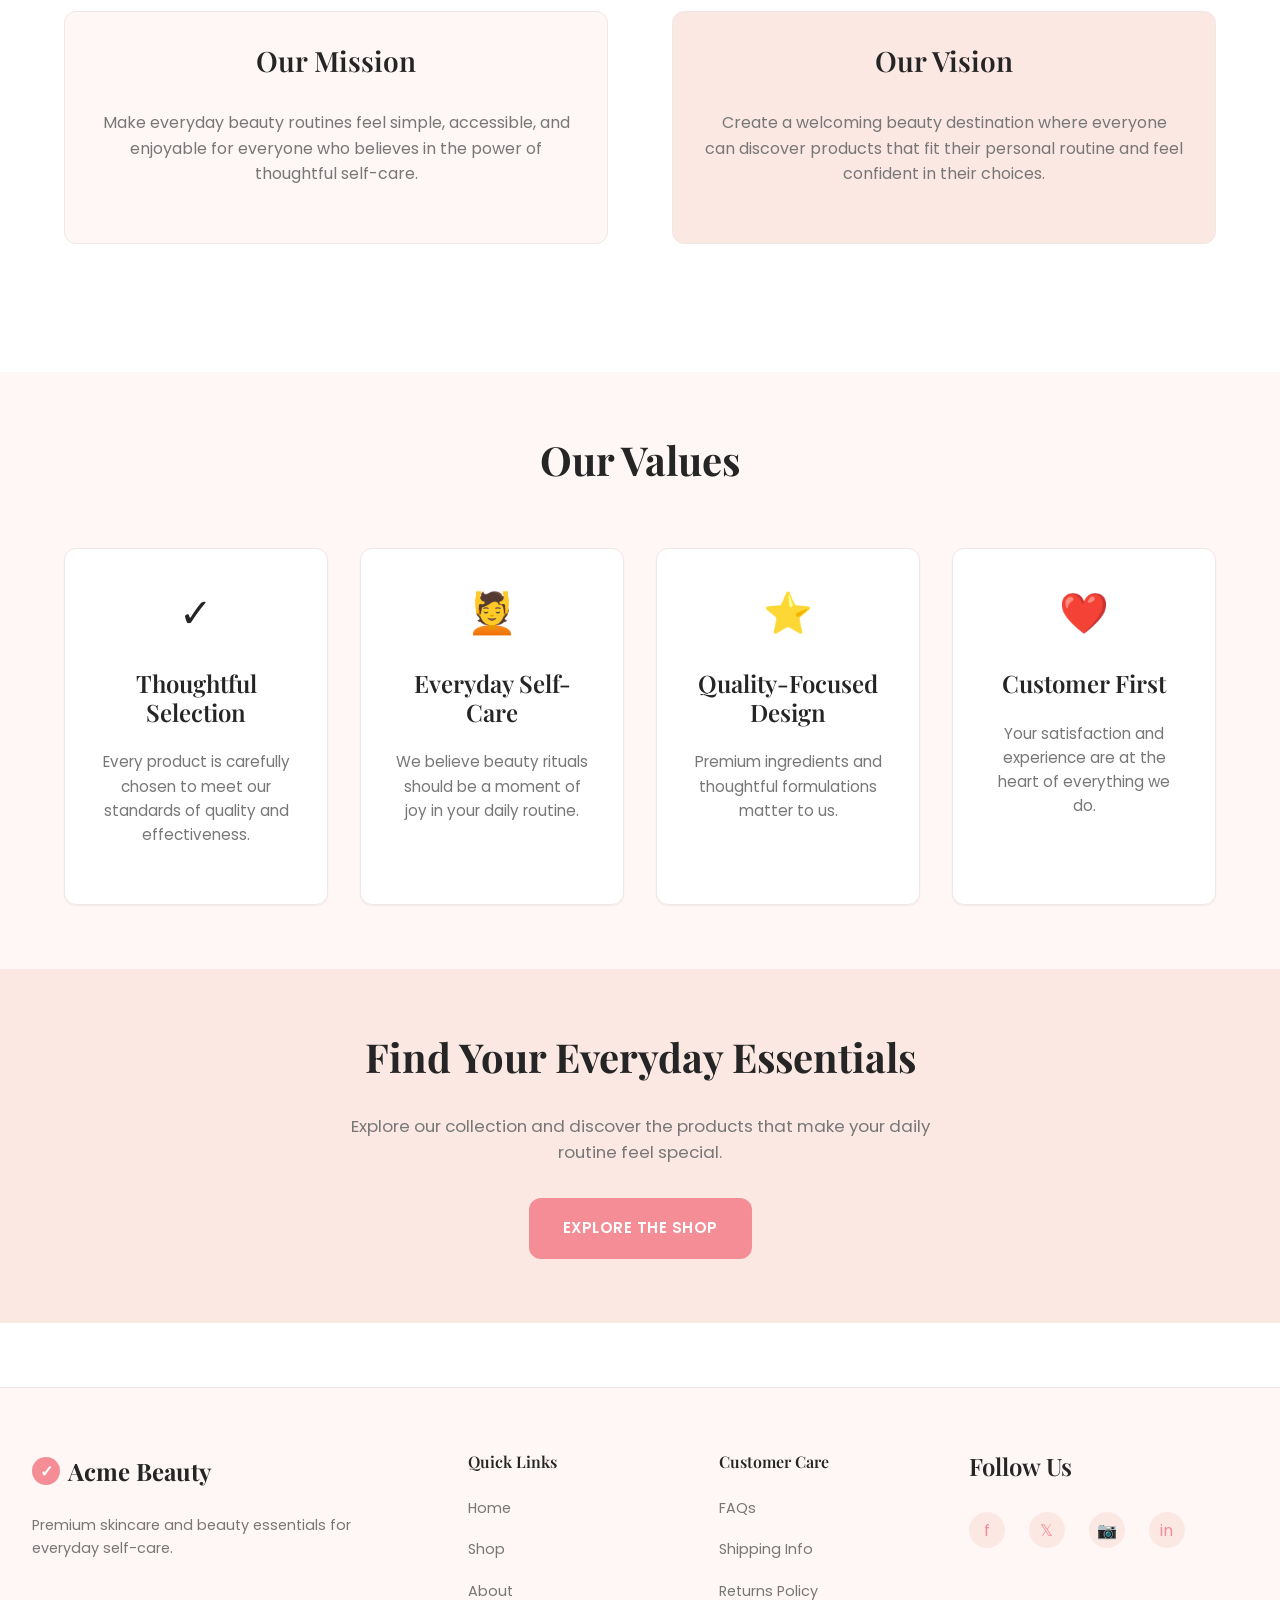
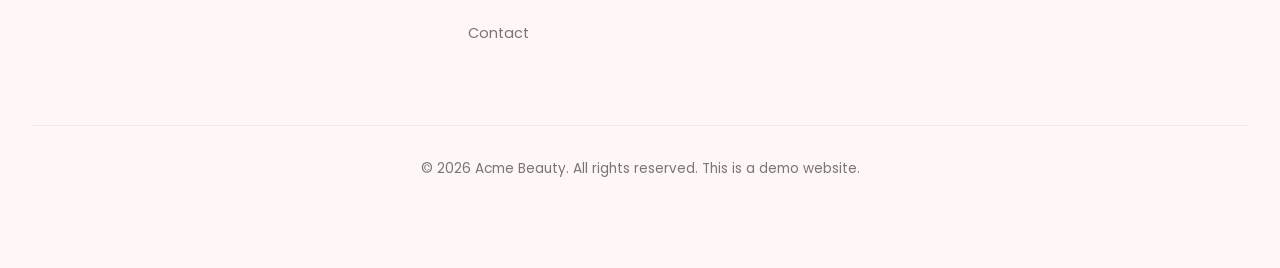
<file: Claude_Omnirouter_Guide/acme-beauty/about.html>
<!DOCTYPE html>
<html lang="en">
<head>
  <meta charset="UTF-8">
  <meta name="viewport" content="width=device-width, initial-scale=1.0">
  <title>About Us - Acme Beauty</title>
  <link rel="stylesheet" href="css/style.css">
</head>
<body>
  <!-- Header -->
  <header class="header">
    <div class="header-content">
      <a href="index.html" class="logo">
        <div class="logo-icon">✓</div>
        <span>Acme Beauty</span>
      </a>

      <button class="hamburger" id="hamburger">
        <span></span>
        <span></span>
        <span></span>
      </button>

      <nav class="nav" id="nav">
        <li><a href="index.html">Home</a></li>
        <li><a href="shop.html">Shop</a></li>
        <li><a href="about.html">About</a></li>
        <li><a href="contact.html">Contact</a></li>
      </nav>

      <div class="header-right">
        <div class="search-box">
          <input type="text" placeholder="Search products..." id="headerSearch">
          <span style="color: var(--secondary-text);">🔍</span>
        </div>

        <div class="cart-icon-wrapper" onclick="window.location.href='cart.html'">
          <span class="cart-icon">🛍️</span>
          <div class="cart-count">0</div>
        </div>
      </div>
    </div>
  </header>

  <!-- Hero Section -->
  <section class="section" style="background-color: var(--very-light-pink); text-align: center;">
    <div class="container">
      <h1 style="margin-bottom: var(--spacing-lg);">Beauty Begins With Care</h1>
      <p style="font-size: 1.05rem; color: var(--secondary-text); max-width: 600px; margin: 0 auto;">
        Discover the story behind Acme Beauty and our belief in simple, thoughtful self-care.
      </p>
    </div>
  </section>

  <!-- Brand Image -->
  <section class="section">
    <div class="container">
      <div style="width: 100%; border-radius: var(--radius-lg); overflow: hidden; background: linear-gradient(135deg, var(--soft-pink), var(--very-light-pink)); min-height: 400px; display: flex; align-items: center; justify-content: center;">
        <img src="assets/images/brand-story.svg" alt="Acme Beauty Brand" style="width: 100%; height: 100%; object-fit: cover;" onerror="this.parentElement.innerHTML = '<div style=\"padding: var(--spacing-lg); text-align: center; color: var(--secondary-text); width: 100%;\"><div style=\"font-size: 3rem; margin-bottom: var(--spacing-md);\">💆</div><p>Our Beauty Story</p></div>'">
      </div>
    </div>
  </section>

  <!-- Brand Story -->
  <section class="section section-pink">
    <div class="container">
      <div style="text-align: center; margin-bottom: var(--spacing-2xl);">
        <h2>Our Story</h2>
        <p style="max-width: 800px; margin: var(--spacing-lg) auto 0 auto; font-size: 1.05rem;">
          Acme Beauty was created with a simple belief: that everyday beauty routines should feel simple, thoughtful, and personal. We curate a collection of carefully selected skincare essentials designed to complement your self-care moments.
        </p>
      </div>
    </div>
  </section>

  <!-- Mission & Vision -->
  <section class="section">
    <div class="container">
      <div class="grid grid-2" style="gap: var(--spacing-2xl); margin-bottom: var(--spacing-2xl);">
        <!-- Mission -->
        <div style="background-color: var(--very-light-pink); padding: var(--spacing-lg); border-radius: var(--radius-lg); border: 1px solid var(--border-color);">
          <h3 style="margin-bottom: var(--spacing-lg); text-align: center;">Our Mission</h3>
          <p style="text-align: center; color: var(--secondary-text);">
            Make everyday beauty routines feel simple, accessible, and enjoyable for everyone who believes in the power of thoughtful self-care.
          </p>
        </div>

        <!-- Vision -->
        <div style="background-color: var(--soft-pink); padding: var(--spacing-lg); border-radius: var(--radius-lg); border: 1px solid var(--border-color);">
          <h3 style="margin-bottom: var(--spacing-lg); text-align: center;">Our Vision</h3>
          <p style="text-align: center; color: var(--secondary-text);">
            Create a welcoming beauty destination where everyone can discover products that fit their personal routine and feel confident in their choices.
          </p>
        </div>
      </div>
    </div>
  </section>

  <!-- Brand Values -->
  <section class="section section-very-light">
    <div class="container">
      <h2 style="text-align: center; margin-bottom: var(--spacing-2xl);">Our Values</h2>

      <div class="grid grid-4">
        <!-- Value 1 -->
        <div style="background-color: var(--white); padding: var(--spacing-lg); border-radius: var(--radius-lg); text-align: center; box-shadow: var(--shadow-sm); border: 1px solid var(--border-color);">
          <div style="font-size: 2.5rem; margin-bottom: var(--spacing-md);">✓</div>
          <h4 style="margin-bottom: var(--spacing-md);">Thoughtful Selection</h4>
          <p style="font-size: 0.95rem; color: var(--secondary-text);">Every product is carefully chosen to meet our standards of quality and effectiveness.</p>
        </div>

        <!-- Value 2 -->
        <div style="background-color: var(--white); padding: var(--spacing-lg); border-radius: var(--radius-lg); text-align: center; box-shadow: var(--shadow-sm); border: 1px solid var(--border-color);">
          <div style="font-size: 2.5rem; margin-bottom: var(--spacing-md);">💆</div>
          <h4 style="margin-bottom: var(--spacing-md);">Everyday Self-Care</h4>
          <p style="font-size: 0.95rem; color: var(--secondary-text);">We believe beauty rituals should be a moment of joy in your daily routine.</p>
        </div>

        <!-- Value 3 -->
        <div style="background-color: var(--white); padding: var(--spacing-lg); border-radius: var(--radius-lg); text-align: center; box-shadow: var(--shadow-sm); border: 1px solid var(--border-color);">
          <div style="font-size: 2.5rem; margin-bottom: var(--spacing-md);">⭐</div>
          <h4 style="margin-bottom: var(--spacing-md);">Quality-Focused Design</h4>
          <p style="font-size: 0.95rem; color: var(--secondary-text);">Premium ingredients and thoughtful formulations matter to us.</p>
        </div>

        <!-- Value 4 -->
        <div style="background-color: var(--white); padding: var(--spacing-lg); border-radius: var(--radius-lg); text-align: center; box-shadow: var(--shadow-sm); border: 1px solid var(--border-color);">
          <div style="font-size: 2.5rem; margin-bottom: var(--spacing-md);">❤️</div>
          <h4 style="margin-bottom: var(--spacing-md);">Customer First</h4>
          <p style="font-size: 0.95rem; color: var(--secondary-text);">Your satisfaction and experience are at the heart of everything we do.</p>
        </div>
      </div>
    </div>
  </section>

  <!-- Call to Action -->
  <section class="section section-pink">
    <div class="container" style="text-align: center;">
      <h2 style="margin-bottom: var(--spacing-lg);">Find Your Everyday Essentials</h2>
      <p style="font-size: 1.05rem; color: var(--secondary-text); max-width: 600px; margin: 0 auto var(--spacing-lg) auto;">
        Explore our collection and discover the products that make your daily routine feel special.
      </p>
      <a href="shop.html" class="btn btn-primary">Explore the Shop</a>
    </div>
  </section>

  <!-- Footer -->
  <footer class="footer">
    <div class="footer-content">
      <div class="footer-grid">
        <div class="footer-brand">
          <a href="index.html" class="logo" style="margin-bottom: var(--spacing-md);">
            <div class="logo-icon">✓</div>
            <span>Acme Beauty</span>
          </a>
          <p>Premium skincare and beauty essentials for everyday self-care.</p>
        </div>

        <div class="footer-links">
          <h4>Quick Links</h4>
          <ul>
            <li><a href="index.html">Home</a></li>
            <li><a href="shop.html">Shop</a></li>
            <li><a href="about.html">About</a></li>
            <li><a href="contact.html">Contact</a></li>
          </ul>
        </div>

        <div class="footer-links">
          <h4>Customer Care</h4>
          <ul>
            <li><a href="contact.html">FAQs</a></li>
            <li><a href="contact.html">Shipping Info</a></li>
            <li><a href="contact.html">Returns Policy</a></li>
          </ul>
        </div>

        <div>
          <h4 style="margin-bottom: var(--spacing-md);">Follow Us</h4>
          <div class="social-icons">
            <div class="social-icon">f</div>
            <div class="social-icon">𝕏</div>
            <div class="social-icon">📷</div>
            <div class="social-icon">in</div>
          </div>
        </div>
      </div>

      <div class="footer-divider">
        <p>&copy; 2026 Acme Beauty. All rights reserved. This is a demo website.</p>
      </div>
    </div>
  </footer>

  <script src="js/common.js"></script>
  <script src="js/about.js"></script>
</body>
</html>
</file>
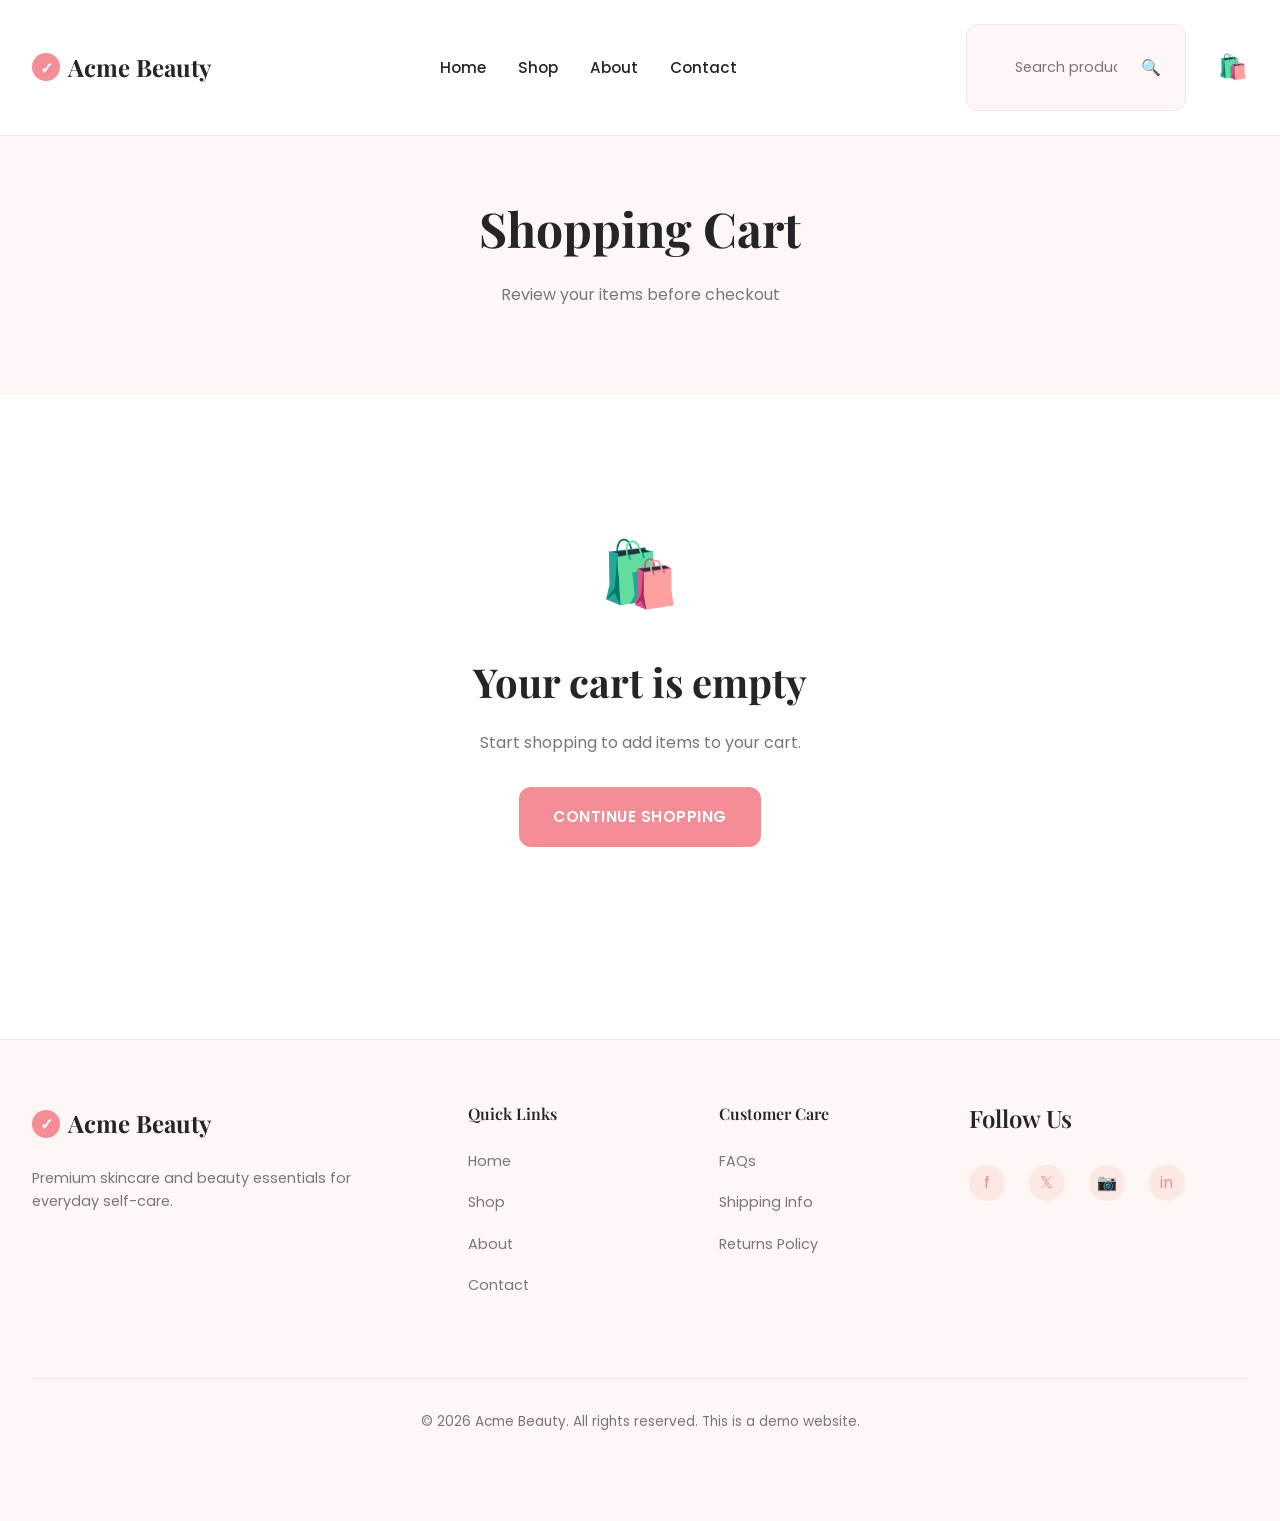
<file: Claude_Omnirouter_Guide/acme-beauty/cart.html>
<!DOCTYPE html>
<html lang="en">
<head>
  <meta charset="UTF-8">
  <meta name="viewport" content="width=device-width, initial-scale=1.0">
  <title>Shopping Cart - Acme Beauty</title>
  <link rel="stylesheet" href="css/style.css">
</head>
<body>
  <!-- Header -->
  <header class="header">
    <div class="header-content">
      <a href="index.html" class="logo">
        <div class="logo-icon">✓</div>
        <span>Acme Beauty</span>
      </a>

      <button class="hamburger" id="hamburger">
        <span></span>
        <span></span>
        <span></span>
      </button>

      <nav class="nav" id="nav">
        <li><a href="index.html">Home</a></li>
        <li><a href="shop.html">Shop</a></li>
        <li><a href="about.html">About</a></li>
        <li><a href="contact.html">Contact</a></li>
      </nav>

      <div class="header-right">
        <div class="search-box">
          <input type="text" placeholder="Search products..." id="headerSearch">
          <span style="color: var(--secondary-text);">🔍</span>
        </div>

        <div class="cart-icon-wrapper" onclick="window.location.href='cart.html'">
          <span class="cart-icon">🛍️</span>
          <div class="cart-count">0</div>
        </div>
      </div>
    </div>
  </header>

  <!-- Cart Header -->
  <section class="section" style="background-color: var(--very-light-pink); text-align: center;">
    <div class="container">
      <h1 style="margin-bottom: var(--spacing-md);">Shopping Cart</h1>
      <p style="color: var(--secondary-text);">Review your items before checkout</p>
    </div>
  </section>

  <!-- Cart Content -->
  <section class="section">
    <div class="container">
      <!-- Empty Cart State -->
      <div id="emptyCart" style="text-align: center; padding: var(--spacing-2xl);">
        <div style="font-size: 4rem; margin-bottom: var(--spacing-lg);">🛍️</div>
        <h2 style="margin-bottom: var(--spacing-md);">Your cart is empty</h2>
        <p style="color: var(--secondary-text); margin-bottom: var(--spacing-lg);">Start shopping to add items to your cart.</p>
        <a href="shop.html" class="btn btn-primary">Continue Shopping</a>
      </div>

      <!-- Cart Items -->
      <div id="cartContent" style="display: none;">
        <div class="grid" style="grid-template-columns: 1fr 350px; gap: var(--spacing-2xl);">
          <!-- Cart Items List -->
          <div>
            <div style="display: flex; justify-content: space-between; align-items: center; margin-bottom: var(--spacing-lg);">
              <h3 style="margin: 0;">Cart Items</h3>
              <button class="btn btn-outline btn-small" onclick="if(confirm('Clear all items?')) clearCart(); location.reload();">Clear Cart</button>
            </div>

            <div id="cartItems">
              <!-- Cart items will be rendered here -->
            </div>
          </div>

          <!-- Order Summary -->
          <div style="background-color: var(--very-light-pink); padding: var(--spacing-lg); border-radius: var(--radius-lg); height: fit-content; position: sticky; top: 120px;">
            <h4 style="margin-bottom: var(--spacing-lg); font-size: 1.1rem;">Order Summary</h4>

            <div style="margin-bottom: var(--spacing-lg);">
              <div style="display: flex; justify-content: space-between; margin-bottom: var(--spacing-sm); color: var(--secondary-text);">
                <span>Subtotal</span>
                <span>₹<span id="subtotalAmount">0</span></span>
              </div>
              <div style="display: flex; justify-content: space-between; margin-bottom: var(--spacing-sm); color: var(--secondary-text);">
                <span>Shipping</span>
                <span>₹<span id="shippingAmount">0</span></span>
              </div>
              <div style="display: flex; justify-content: space-between; margin-bottom: var(--spacing-lg); color: var(--primary-pink); font-weight: 600;" id="discountRow" style="display: none;">
                <span>Discount</span>
                <span>-₹<span id="discountAmount">0</span></span>
              </div>
            </div>

            <div style="border-top: 1px solid var(--border-color); padding-top: var(--spacing-lg); margin-bottom: var(--spacing-lg);">
              <div style="display: flex; justify-content: space-between; align-items: center; margin-bottom: var(--spacing-lg);">
                <span style="font-weight: 600; color: var(--primary-text);">Total</span>
                <span style="font-size: 1.5rem; font-weight: 700; color: var(--primary-pink);">₹<span id="totalAmount">0</span></span>
              </div>
            </div>

            <!-- Promo Code -->
            <div style="margin-bottom: var(--spacing-lg);">
              <label style="display: block; margin-bottom: var(--spacing-sm); font-weight: 600; font-size: 0.9rem;">Promo Code</label>
              <div style="display: grid; grid-template-columns: 1fr auto; gap: var(--spacing-sm);">
                <input type="text" id="promoInput" placeholder="BEAUTY10 or GLOW15" style="border-radius: var(--radius-md);">
                <button class="btn btn-secondary btn-small" onclick="applyPromo()">Apply</button>
              </div>
              <p id="promoMessage" style="font-size: 0.85rem; margin-top: var(--spacing-sm); display: none;"></p>
            </div>

            <button class="btn btn-primary btn-block" onclick="proceedToCheckout()" style="margin-bottom: var(--spacing-md);">Proceed to Checkout</button>
            <a href="shop.html" class="btn btn-outline btn-block" style="text-decoration: none; text-align: center;">Continue Shopping</a>
          </div>
        </div>
      </div>
    </div>
  </section>

  <!-- Footer -->
  <footer class="footer">
    <div class="footer-content">
      <div class="footer-grid">
        <div class="footer-brand">
          <a href="index.html" class="logo" style="margin-bottom: var(--spacing-md);">
            <div class="logo-icon">✓</div>
            <span>Acme Beauty</span>
          </a>
          <p>Premium skincare and beauty essentials for everyday self-care.</p>
        </div>

        <div class="footer-links">
          <h4>Quick Links</h4>
          <ul>
            <li><a href="index.html">Home</a></li>
            <li><a href="shop.html">Shop</a></li>
            <li><a href="about.html">About</a></li>
            <li><a href="contact.html">Contact</a></li>
          </ul>
        </div>

        <div class="footer-links">
          <h4>Customer Care</h4>
          <ul>
            <li><a href="contact.html">FAQs</a></li>
            <li><a href="contact.html">Shipping Info</a></li>
            <li><a href="contact.html">Returns Policy</a></li>
          </ul>
        </div>

        <div>
          <h4 style="margin-bottom: var(--spacing-md);">Follow Us</h4>
          <div class="social-icons">
            <div class="social-icon">f</div>
            <div class="social-icon">𝕏</div>
            <div class="social-icon">📷</div>
            <div class="social-icon">in</div>
          </div>
        </div>
      </div>

      <div class="footer-divider">
        <p>&copy; 2026 Acme Beauty. All rights reserved. This is a demo website.</p>
      </div>
    </div>
  </footer>

  <script src="js/products.js"></script>
  <script src="js/common.js"></script>
  <script src="js/cart.js"></script>
</body>
</html>
</file>
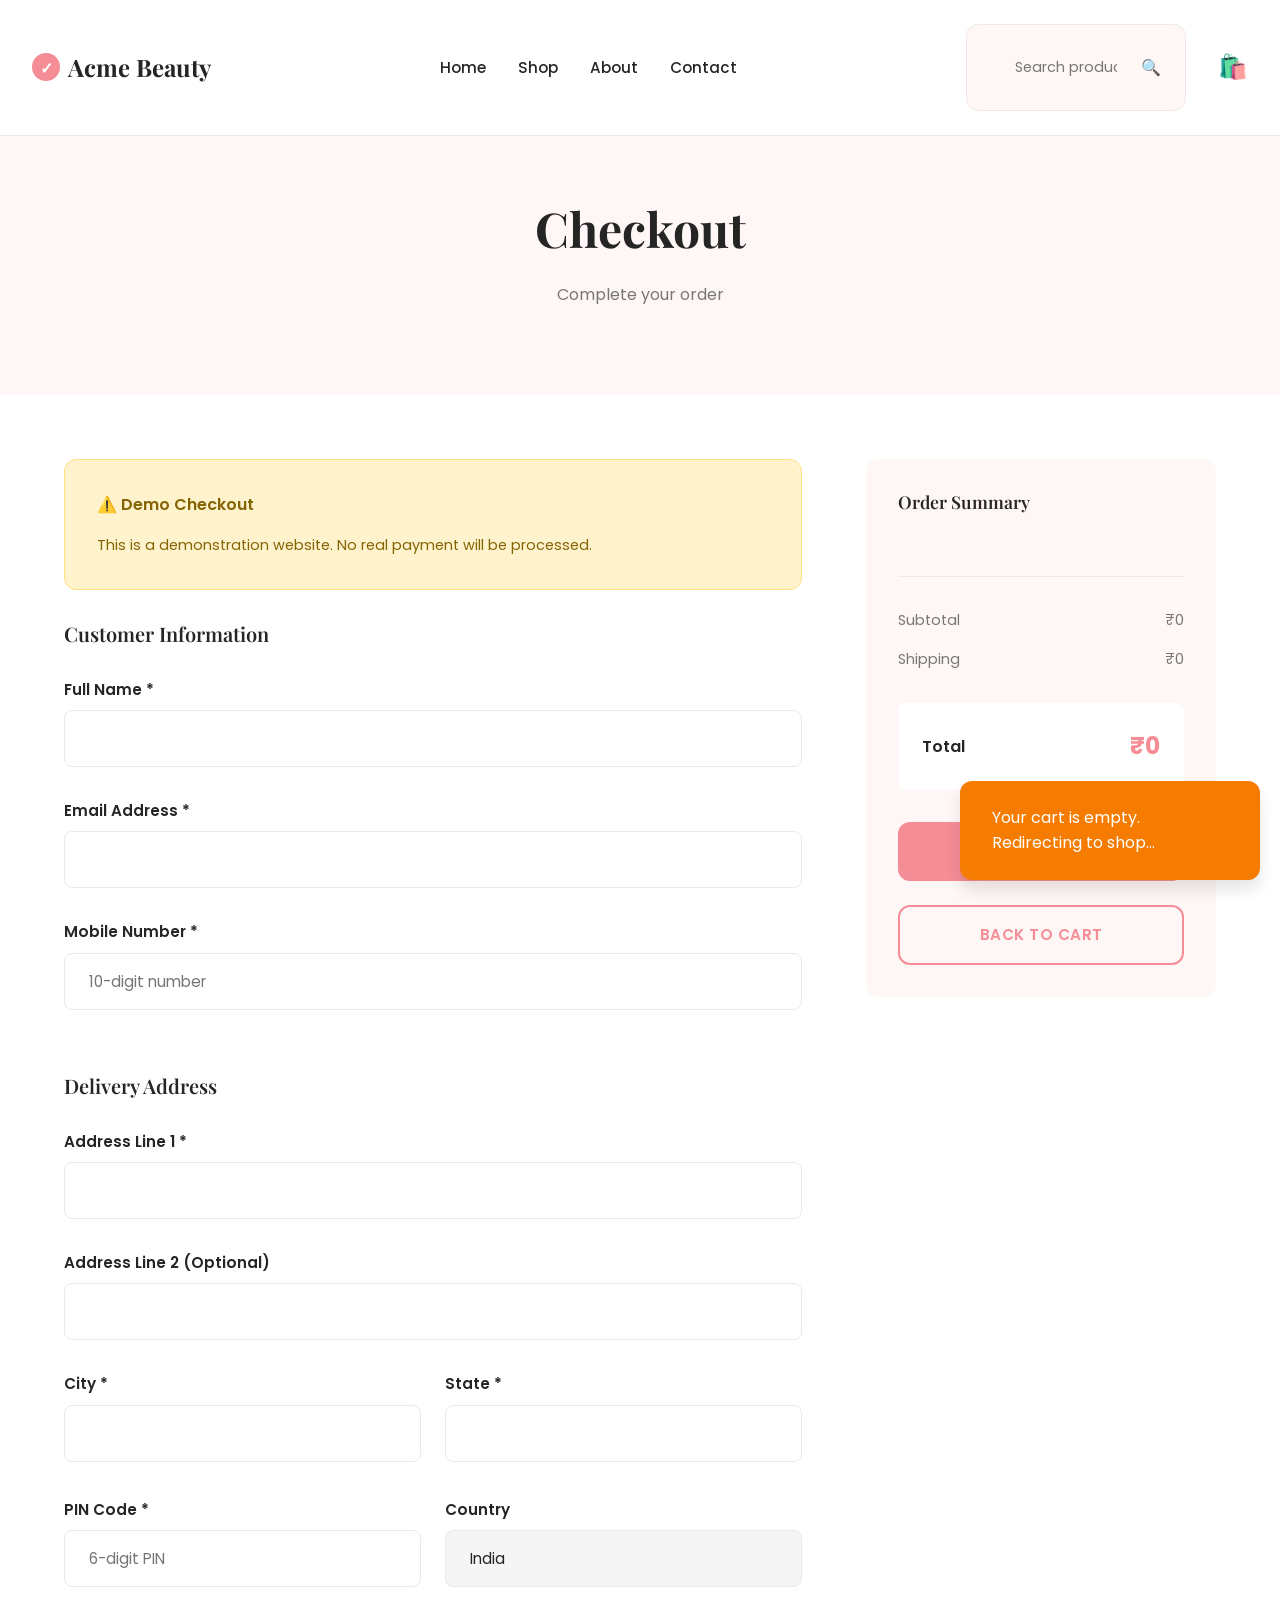
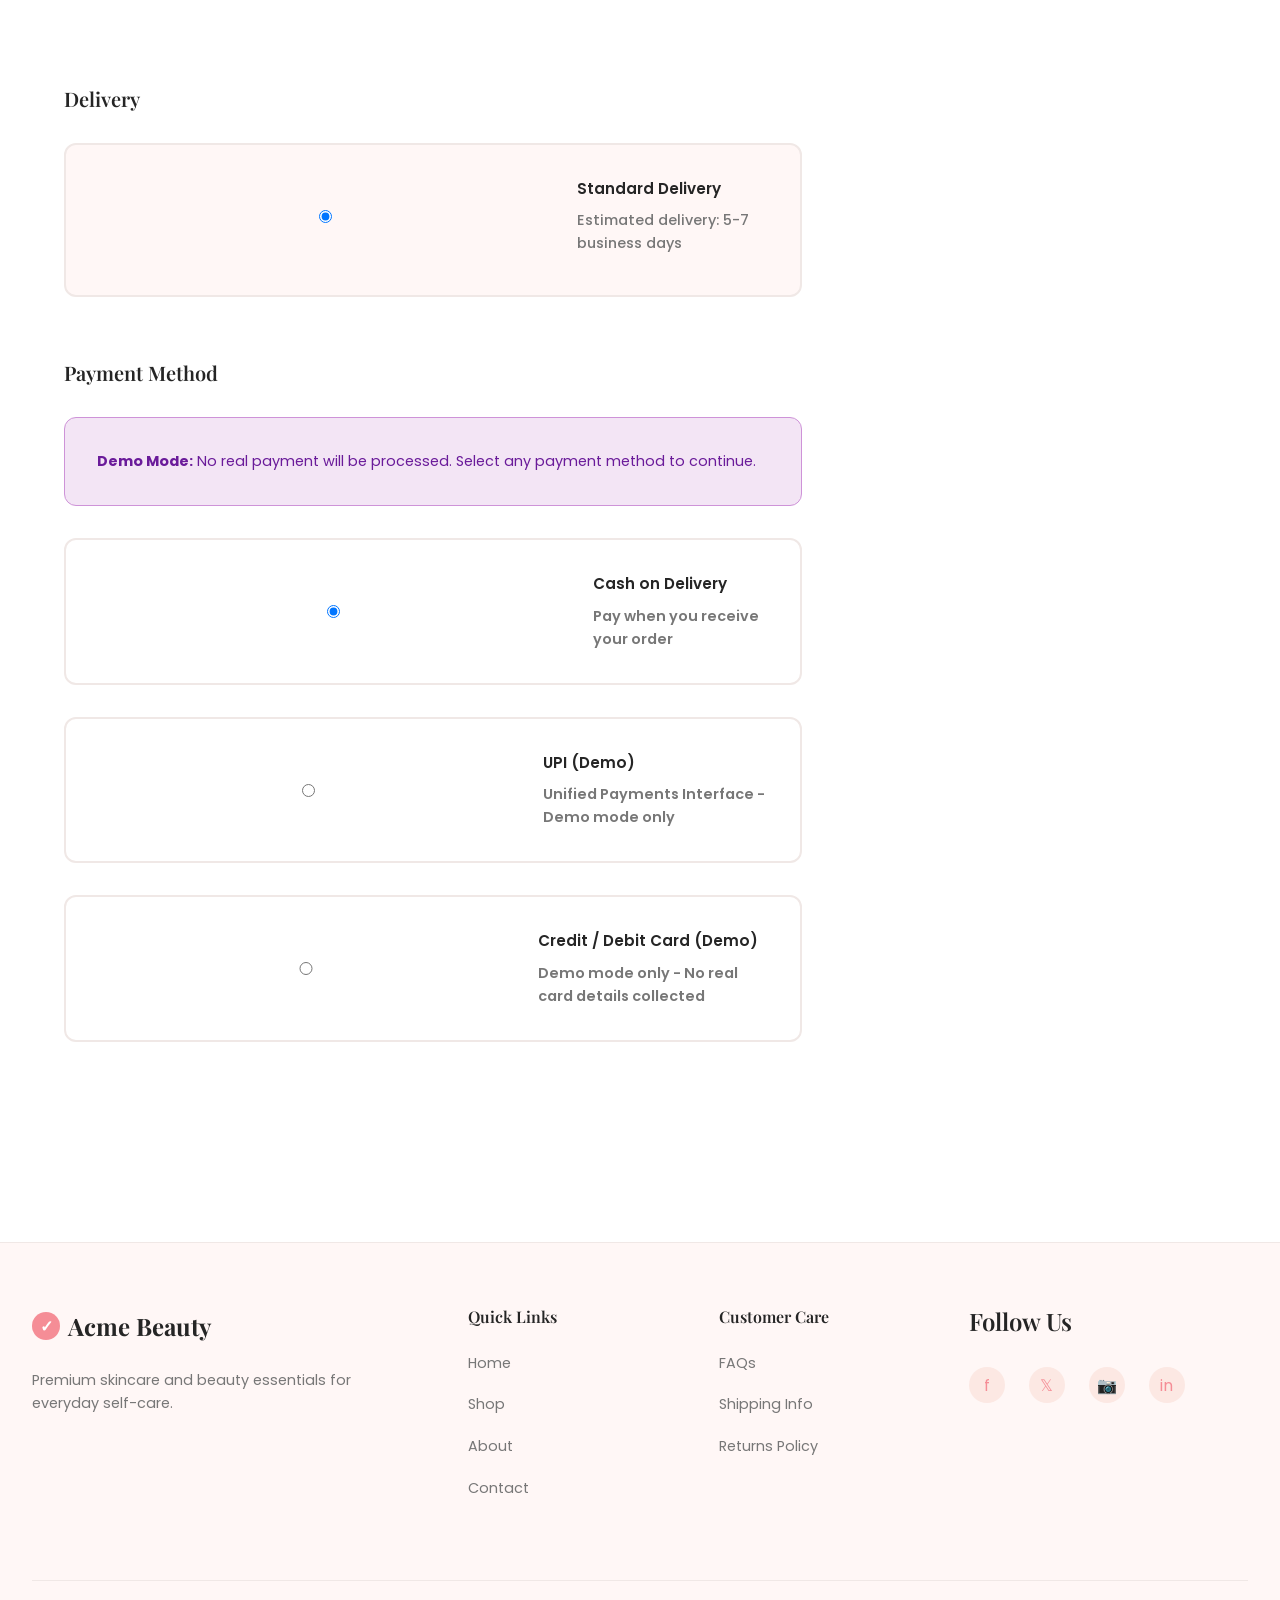
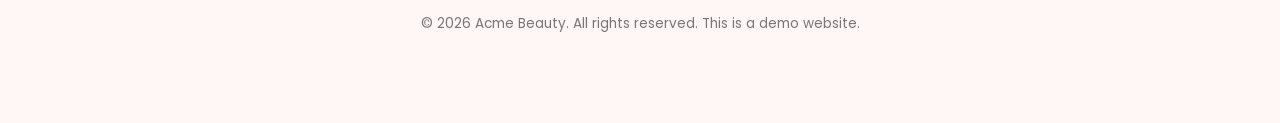
<file: Claude_Omnirouter_Guide/acme-beauty/checkout.html>
<!DOCTYPE html>
<html lang="en">
<head>
  <meta charset="UTF-8">
  <meta name="viewport" content="width=device-width, initial-scale=1.0">
  <title>Checkout - Acme Beauty</title>
  <link rel="stylesheet" href="css/style.css">
</head>
<body>
  <!-- Header -->
  <header class="header">
    <div class="header-content">
      <a href="index.html" class="logo">
        <div class="logo-icon">✓</div>
        <span>Acme Beauty</span>
      </a>

      <button class="hamburger" id="hamburger">
        <span></span>
        <span></span>
        <span></span>
      </button>

      <nav class="nav" id="nav">
        <li><a href="index.html">Home</a></li>
        <li><a href="shop.html">Shop</a></li>
        <li><a href="about.html">About</a></li>
        <li><a href="contact.html">Contact</a></li>
      </nav>

      <div class="header-right">
        <div class="search-box">
          <input type="text" placeholder="Search products..." id="headerSearch">
          <span style="color: var(--secondary-text);">🔍</span>
        </div>

        <div class="cart-icon-wrapper" onclick="window.location.href='cart.html'">
          <span class="cart-icon">🛍️</span>
          <div class="cart-count">0</div>
        </div>
      </div>
    </div>
  </header>

  <!-- Checkout Header -->
  <section class="section" style="background-color: var(--very-light-pink); text-align: center;">
    <div class="container">
      <h1 style="margin-bottom: var(--spacing-md);">Checkout</h1>
      <p style="color: var(--secondary-text);">Complete your order</p>
    </div>
  </section>

  <!-- Checkout Content -->
  <section class="section">
    <div class="container">
      <div class="grid" style="grid-template-columns: 1fr 350px; gap: var(--spacing-2xl);">
        <!-- Checkout Form -->
        <div>
          <form id="checkoutForm">
            <!-- Demo Warning -->
            <div style="background-color: #FFF3CD; border: 1px solid #FFE082; border-radius: var(--radius-lg); padding: var(--spacing-lg); margin-bottom: var(--spacing-lg);">
              <p style="color: #856404; margin: 0; font-weight: 600;;">⚠️ Demo Checkout</p>
              <p style="color: #856404; margin: var(--spacing-sm) 0 0 0; font-size: 0.9rem;">This is a demonstration website. No real payment will be processed.</p>
            </div>

            <!-- Customer Information -->
            <div style="margin-bottom: var(--spacing-2xl);">
              <h3 style="font-size: 1.25rem; margin-bottom: var(--spacing-lg);">Customer Information</h3>

              <div class="form-group">
                <label for="fullName">Full Name *</label>
                <input type="text" id="fullName" required>
                <div class="form-error" id="fullNameError"></div>
              </div>

              <div class="form-group">
                <label for="email">Email Address *</label>
                <input type="email" id="email" required>
                <div class="form-error" id="emailError"></div>
              </div>

              <div class="form-group">
                <label for="mobile">Mobile Number *</label>
                <input type="tel" id="mobile" placeholder="10-digit number" required>
                <div class="form-error" id="mobileError"></div>
              </div>
            </div>

            <!-- Delivery Information -->
            <div style="margin-bottom: var(--spacing-2xl);">
              <h3 style="font-size: 1.25rem; margin-bottom: var(--spacing-lg);">Delivery Address</h3>

              <div class="form-group">
                <label for="address1">Address Line 1 *</label>
                <input type="text" id="address1" required>
                <div class="form-error" id="address1Error"></div>
              </div>

              <div class="form-group">
                <label for="address2">Address Line 2 (Optional)</label>
                <input type="text" id="address2">
              </div>

              <div class="form-row">
                <div class="form-group">
                  <label for="city">City *</label>
                  <input type="text" id="city" required>
                  <div class="form-error" id="cityError"></div>
                </div>

                <div class="form-group">
                  <label for="state">State *</label>
                  <input type="text" id="state" required>
                  <div class="form-error" id="stateError"></div>
                </div>
              </div>

              <div class="form-row">
                <div class="form-group">
                  <label for="pinCode">PIN Code *</label>
                  <input type="text" id="pinCode" placeholder="6-digit PIN" required>
                  <div class="form-error" id="pinCodeError"></div>
                </div>

                <div class="form-group">
                  <label for="country">Country</label>
                  <input type="text" id="country" value="India" readonly style="background-color: var(--light-gray);">
                </div>
              </div>
            </div>

            <!-- Delivery Options -->
            <div style="margin-bottom: var(--spacing-2xl);">
              <h3 style="font-size: 1.25rem; margin-bottom: var(--spacing-lg);">Delivery</h3>

              <div style="background-color: var(--very-light-pink); padding: var(--spacing-lg); border-radius: var(--radius-lg); border: 2px solid var(--border-color);">
                <label style="display: flex; align-items: center; gap: var(--spacing-md); cursor: pointer; font-weight: 500;">
                  <input type="radio" name="delivery" value="standard" checked>
                  <div>
                    <div style="font-weight: 600; color: var(--primary-text);">Standard Delivery</div>
                    <p style="font-size: 0.9rem; color: var(--secondary-text); margin: var(--spacing-xs) 0 0 0;">Estimated delivery: 5-7 business days</p>
                  </div>
                </label>
              </div>
            </div>

            <!-- Payment Method -->
            <div style="margin-bottom: var(--spacing-2xl);">
              <h3 style="font-size: 1.25rem; margin-bottom: var(--spacing-lg);">Payment Method</h3>

              <div style="background-color: #F3E5F5; border: 1px solid #CE93D8; border-radius: var(--radius-lg); padding: var(--spacing-lg); margin-bottom: var(--spacing-lg);">
                <p style="color: #6A1B9A; margin: 0; font-size: 0.9rem;"><strong>Demo Mode:</strong> No real payment will be processed. Select any payment method to continue.</p>
              </div>

              <div style="display: grid; gap: var(--spacing-md);">
                <label style="display: flex; align-items: center; gap: var(--spacing-md); cursor: pointer; padding: var(--spacing-lg); border: 2px solid var(--border-color); border-radius: var(--radius-lg); transition: all 0.3s ease;">
                  <input type="radio" name="paymentMethod" value="cod" checked>
                  <div>
                    <div style="font-weight: 600; color: var(--primary-text);">Cash on Delivery</div>
                    <p style="font-size: 0.9rem; color: var(--secondary-text); margin: var(--spacing-xs) 0 0 0;">Pay when you receive your order</p>
                  </div>
                </label>

                <label style="display: flex; align-items: center; gap: var(--spacing-md); cursor: pointer; padding: var(--spacing-lg); border: 2px solid var(--border-color); border-radius: var(--radius-lg); transition: all 0.3s ease;">
                  <input type="radio" name="paymentMethod" value="upi">
                  <div>
                    <div style="font-weight: 600; color: var(--primary-text);">UPI (Demo)</div>
                    <p style="font-size: 0.9rem; color: var(--secondary-text); margin: var(--spacing-xs) 0 0 0;">Unified Payments Interface - Demo mode only</p>
                  </div>
                </label>

                <label style="display: flex; align-items: center; gap: var(--spacing-md); cursor: pointer; padding: var(--spacing-lg); border: 2px solid var(--border-color); border-radius: var(--radius-lg); transition: all 0.3s ease;">
                  <input type="radio" name="paymentMethod" value="card">
                  <div>
                    <div style="font-weight: 600; color: var(--primary-text);">Credit / Debit Card (Demo)</div>
                    <p style="font-size: 0.9rem; color: var(--secondary-text); margin: var(--spacing-xs) 0 0 0;">Demo mode only - No real card details collected</p>
                  </div>
                </label>
              </div>

              <div class="form-error" id="paymentMethodError"></div>
            </div>
          </form>
        </div>

        <!-- Order Summary Sidebar -->
        <div style="background-color: var(--very-light-pink); padding: var(--spacing-lg); border-radius: var(--radius-lg); height: fit-content; position: sticky; top: 120px;">
          <h4 style="margin-bottom: var(--spacing-lg); font-size: 1.1rem;">Order Summary</h4>

          <div id="orderItems" style="margin-bottom: var(--spacing-lg); max-height: 300px; overflow-y: auto;">
            <!-- Items will be rendered here -->
          </div>

          <div style="border-top: 1px solid var(--border-color); padding-top: var(--spacing-lg); margin-bottom: var(--spacing-lg);">
            <div style="display: flex; justify-content: space-between; margin-bottom: var(--spacing-sm); color: var(--secondary-text); font-size: 0.9rem;">
              <span>Subtotal</span>
              <span>₹<span id="summarySubtotal">0</span></span>
            </div>
            <div style="display: flex; justify-content: space-between; margin-bottom: var(--spacing-sm); color: var(--secondary-text); font-size: 0.9rem;">
              <span>Shipping</span>
              <span>₹<span id="summaryShipping">0</span></span>
            </div>
            <div id="summaryDiscountRow" style="display: flex; justify-content: space-between; margin-bottom: var(--spacing-sm); color: var(--primary-pink); font-weight: 600; font-size: 0.9rem; display: none;">
              <span>Discount</span>
              <span>-₹<span id="summaryDiscount">0</span></span>
            </div>
          </div>

          <div style="background-color: var(--white); padding: var(--spacing-md); border-radius: var(--radius-md); margin-bottom: var(--spacing-lg);">
            <div style="display: flex; justify-content: space-between; align-items: center;">
              <span style="font-weight: 600; color: var(--primary-text);">Total</span>
              <span style="font-size: 1.5rem; font-weight: 700; color: var(--primary-pink);">₹<span id="summaryTotal">0</span></span>
            </div>
          </div>

          <button class="btn btn-primary btn-block" onclick="placeOrder()" style="margin-bottom: var(--spacing-md);">Place Order</button>
          <a href="cart.html" class="btn btn-outline btn-block" style="text-decoration: none; text-align: center;">Back to Cart</a>
        </div>
      </div>
    </div>
  </section>

  <!-- Footer -->
  <footer class="footer">
    <div class="footer-content">
      <div class="footer-grid">
        <div class="footer-brand">
          <a href="index.html" class="logo" style="margin-bottom: var(--spacing-md);">
            <div class="logo-icon">✓</div>
            <span>Acme Beauty</span>
          </a>
          <p>Premium skincare and beauty essentials for everyday self-care.</p>
        </div>

        <div class="footer-links">
          <h4>Quick Links</h4>
          <ul>
            <li><a href="index.html">Home</a></li>
            <li><a href="shop.html">Shop</a></li>
            <li><a href="about.html">About</a></li>
            <li><a href="contact.html">Contact</a></li>
          </ul>
        </div>

        <div class="footer-links">
          <h4>Customer Care</h4>
          <ul>
            <li><a href="contact.html">FAQs</a></li>
            <li><a href="contact.html">Shipping Info</a></li>
            <li><a href="contact.html">Returns Policy</a></li>
          </ul>
        </div>

        <div>
          <h4 style="margin-bottom: var(--spacing-md);">Follow Us</h4>
          <div class="social-icons">
            <div class="social-icon">f</div>
            <div class="social-icon">𝕏</div>
            <div class="social-icon">📷</div>
            <div class="social-icon">in</div>
          </div>
        </div>
      </div>

      <div class="footer-divider">
        <p>&copy; 2026 Acme Beauty. All rights reserved. This is a demo website.</p>
      </div>
    </div>
  </footer>

  <script src="js/products.js"></script>
  <script src="js/common.js"></script>
  <script src="js/checkout.js"></script>
</body>
</html>
</file>
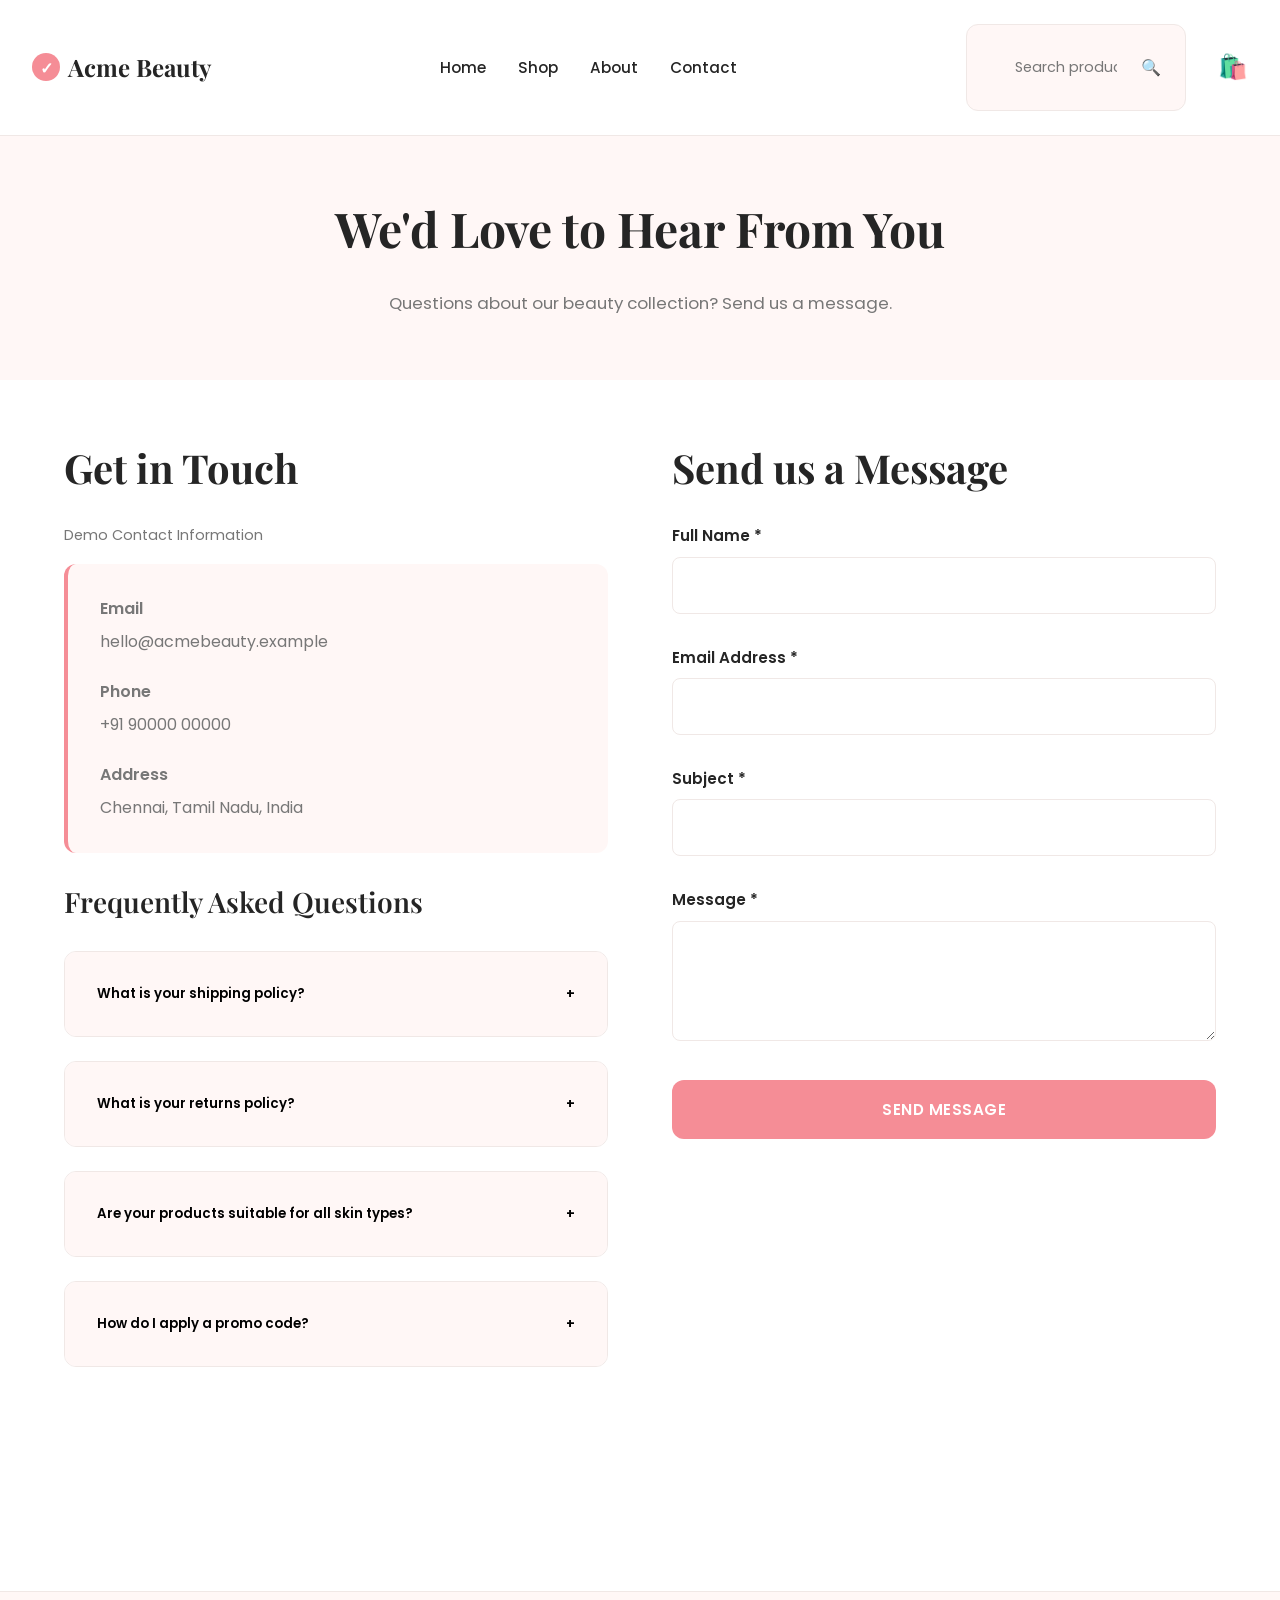
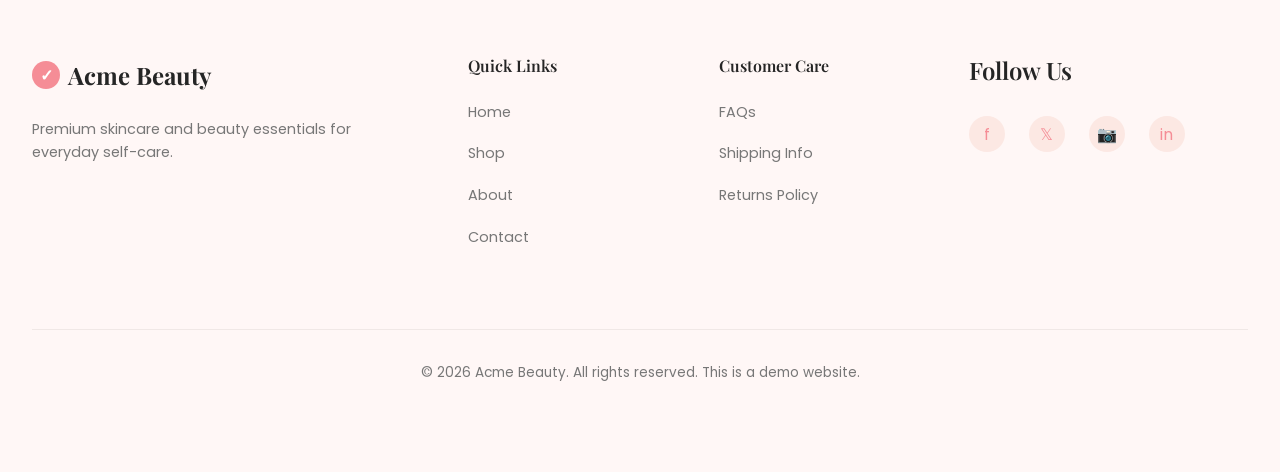
<file: Claude_Omnirouter_Guide/acme-beauty/contact.html>
<!DOCTYPE html>
<html lang="en">
<head>
  <meta charset="UTF-8">
  <meta name="viewport" content="width=device-width, initial-scale=1.0">
  <title>Contact Us - Acme Beauty</title>
  <link rel="stylesheet" href="css/style.css">
</head>
<body>
  <!-- Header -->
  <header class="header">
    <div class="header-content">
      <a href="index.html" class="logo">
        <div class="logo-icon">✓</div>
        <span>Acme Beauty</span>
      </a>

      <button class="hamburger" id="hamburger">
        <span></span>
        <span></span>
        <span></span>
      </button>

      <nav class="nav" id="nav">
        <li><a href="index.html">Home</a></li>
        <li><a href="shop.html">Shop</a></li>
        <li><a href="about.html">About</a></li>
        <li><a href="contact.html">Contact</a></li>
      </nav>

      <div class="header-right">
        <div class="search-box">
          <input type="text" placeholder="Search products..." id="headerSearch">
          <span style="color: var(--secondary-text);">🔍</span>
        </div>

        <div class="cart-icon-wrapper" onclick="window.location.href='cart.html'">
          <span class="cart-icon">🛍️</span>
          <div class="cart-count">0</div>
        </div>
      </div>
    </div>
  </header>

  <!-- Contact Header -->
  <section class="section" style="background-color: var(--very-light-pink); text-align: center;">
    <div class="container">
      <h1 style="margin-bottom: var(--spacing-lg);">We'd Love to Hear From You</h1>
      <p style="font-size: 1.05rem; color: var(--secondary-text); max-width: 600px; margin: 0 auto;">
        Questions about our beauty collection? Send us a message.
      </p>
    </div>
  </section>

  <!-- Contact Content -->
  <section class="section">
    <div class="container">
      <div class="grid grid-2" style="gap: var(--spacing-2xl); margin-bottom: var(--spacing-2xl);">
        <!-- Contact Info -->
        <div>
          <h2 style="margin-bottom: var(--spacing-lg);">Get in Touch</h2>

          <div style="margin-bottom: var(--spacing-lg);">
            <p style="color: var(--secondary-text); font-size: 0.9rem; margin-bottom: var(--spacing-sm);">Demo Contact Information</p>
            <div style="background-color: var(--very-light-pink); padding: var(--spacing-lg); border-radius: var(--radius-lg); border-left: 4px solid var(--primary-pink);">
              <div style="margin-bottom: var(--spacing-md);">
                <p style="font-weight: 600; margin: 0 0 var(--spacing-xs) 0;">Email</p>
                <p style="color: var(--secondary-text); margin: 0;">hello@acmebeauty.example</p>
              </div>
              <div style="margin-bottom: var(--spacing-md);">
                <p style="font-weight: 600; margin: 0 0 var(--spacing-xs) 0;">Phone</p>
                <p style="color: var(--secondary-text); margin: 0;">+91 90000 00000</p>
              </div>
              <div>
                <p style="font-weight: 600; margin: 0 0 var(--spacing-xs) 0;">Address</p>
                <p style="color: var(--secondary-text); margin: 0;">Chennai, Tamil Nadu, India</p>
              </div>
            </div>
          </div>

          <!-- FAQ Section -->
          <div style="margin-bottom: var(--spacing-lg);">
            <h3 style="margin-bottom: var(--spacing-lg);">Frequently Asked Questions</h3>

            <div class="accordion-item" style="margin-bottom: var(--spacing-md); border: 1px solid var(--border-color); border-radius: var(--radius-lg); overflow: hidden;">
              <button class="accordion-header" style="width: 100%; padding: var(--spacing-lg); background-color: var(--very-light-pink); border: none; text-align: left; font-weight: 600; cursor: pointer; display: flex; justify-content: space-between; align-items: center;" onclick="toggleAccordion(this)">
                <span>What is your shipping policy?</span>
                <span>+</span>
              </button>
              <div class="accordion-content" style="display: none; padding: var(--spacing-lg); background-color: var(--white); border-top: 1px solid var(--border-color); color: var(--secondary-text);">
                <p>We offer free shipping on orders over ₹999 and a standard shipping charge of ₹49 for orders below ₹999. Most orders arrive within 5-7 business days.</p>
              </div>
            </div>

            <div class="accordion-item" style="margin-bottom: var(--spacing-md); border: 1px solid var(--border-color); border-radius: var(--radius-lg); overflow: hidden;">
              <button class="accordion-header" style="width: 100%; padding: var(--spacing-lg); background-color: var(--very-light-pink); border: none; text-align: left; font-weight: 600; cursor: pointer; display: flex; justify-content: space-between; align-items: center;" onclick="toggleAccordion(this)">
                <span>What is your returns policy?</span>
                <span>+</span>
              </button>
              <div class="accordion-content" style="display: none; padding: var(--spacing-lg); background-color: var(--white); border-top: 1px solid var(--border-color); color: var(--secondary-text);">
                <p>We offer a 30-day returns policy. If you're not satisfied with your purchase, you can return unopened products in original packaging for a full refund.</p>
              </div>
            </div>

            <div class="accordion-item" style="margin-bottom: var(--spacing-md); border: 1px solid var(--border-color); border-radius: var(--radius-lg); overflow: hidden;">
              <button class="accordion-header" style="width: 100%; padding: var(--spacing-lg); background-color: var(--very-light-pink); border: none; text-align: left; font-weight: 600; cursor: pointer; display: flex; justify-content: space-between; align-items: center;" onclick="toggleAccordion(this)">
                <span>Are your products suitable for all skin types?</span>
                <span>+</span>
              </button>
              <div class="accordion-content" style="display: none; padding: var(--spacing-lg); background-color: var(--white); border-top: 1px solid var(--border-color); color: var(--secondary-text);">
                <p>Most of our products are formulated for all skin types. However, we recommend reviewing individual product descriptions to find items best suited for your specific needs.</p>
              </div>
            </div>

            <div class="accordion-item" style="margin-bottom: var(--spacing-md); border: 1px solid var(--border-color); border-radius: var(--radius-lg); overflow: hidden;">
              <button class="accordion-header" style="width: 100%; padding: var(--spacing-lg); background-color: var(--very-light-pink); border: none; text-align: left; font-weight: 600; cursor: pointer; display: flex; justify-content: space-between; align-items: center;" onclick="toggleAccordion(this)">
                <span>How do I apply a promo code?</span>
                <span>+</span>
              </button>
              <div class="accordion-content" style="display: none; padding: var(--spacing-lg); background-color: var(--white); border-top: 1px solid var(--border-color); color: var(--secondary-text);">
                <p>You can apply promo codes at the cart page. We currently offer BEAUTY10 (10% discount) and GLOW15 (15% discount) for demo purposes.</p>
              </div>
            </div>
          </div>
        </div>

        <!-- Contact Form -->
        <div>
          <h2 style="margin-bottom: var(--spacing-lg);">Send us a Message</h2>

          <form id="contactForm">
            <div class="form-group">
              <label for="contactName">Full Name *</label>
              <input type="text" id="contactName" required>
              <div class="form-error" id="contactNameError"></div>
            </div>

            <div class="form-group">
              <label for="contactEmail">Email Address *</label>
              <input type="email" id="contactEmail" required>
              <div class="form-error" id="contactEmailError"></div>
            </div>

            <div class="form-group">
              <label for="contactSubject">Subject *</label>
              <input type="text" id="contactSubject" required>
              <div class="form-error" id="contactSubjectError"></div>
            </div>

            <div class="form-group">
              <label for="contactMessage">Message *</label>
              <textarea id="contactMessage" required></textarea>
              <div class="form-error" id="contactMessageError"></div>
            </div>

            <button type="submit" class="btn btn-primary btn-block" style="margin-bottom: var(--spacing-md);">Send Message</button>
          </form>

          <div id="contactMessage" style="margin-top: var(--spacing-lg); padding: var(--spacing-lg); border-radius: var(--radius-lg); background-color: #F3E5F5; border: 1px solid #CE93D8; display: none; text-align: center;">
            <p style="color: #6A1B9A; margin: 0; font-weight: 600;">✓ Thank you for reaching out!</p>
            <p style="color: #6A1B9A; font-size: 0.9rem; margin: var(--spacing-sm) 0 0 0;">Your demo message has been submitted successfully.</p>
          </div>
        </div>
      </div>
    </div>
  </section>

  <!-- Footer -->
  <footer class="footer">
    <div class="footer-content">
      <div class="footer-grid">
        <div class="footer-brand">
          <a href="index.html" class="logo" style="margin-bottom: var(--spacing-md);">
            <div class="logo-icon">✓</div>
            <span>Acme Beauty</span>
          </a>
          <p>Premium skincare and beauty essentials for everyday self-care.</p>
        </div>

        <div class="footer-links">
          <h4>Quick Links</h4>
          <ul>
            <li><a href="index.html">Home</a></li>
            <li><a href="shop.html">Shop</a></li>
            <li><a href="about.html">About</a></li>
            <li><a href="contact.html">Contact</a></li>
          </ul>
        </div>

        <div class="footer-links">
          <h4>Customer Care</h4>
          <ul>
            <li><a href="contact.html">FAQs</a></li>
            <li><a href="contact.html">Shipping Info</a></li>
            <li><a href="contact.html">Returns Policy</a></li>
          </ul>
        </div>

        <div>
          <h4 style="margin-bottom: var(--spacing-md);">Follow Us</h4>
          <div class="social-icons">
            <div class="social-icon">f</div>
            <div class="social-icon">𝕏</div>
            <div class="social-icon">📷</div>
            <div class="social-icon">in</div>
          </div>
        </div>
      </div>

      <div class="footer-divider">
        <p>&copy; 2026 Acme Beauty. All rights reserved. This is a demo website.</p>
      </div>
    </div>
  </footer>

  <script src="js/common.js"></script>
  <script src="js/contact.js"></script>
</body>
</html>
</file>
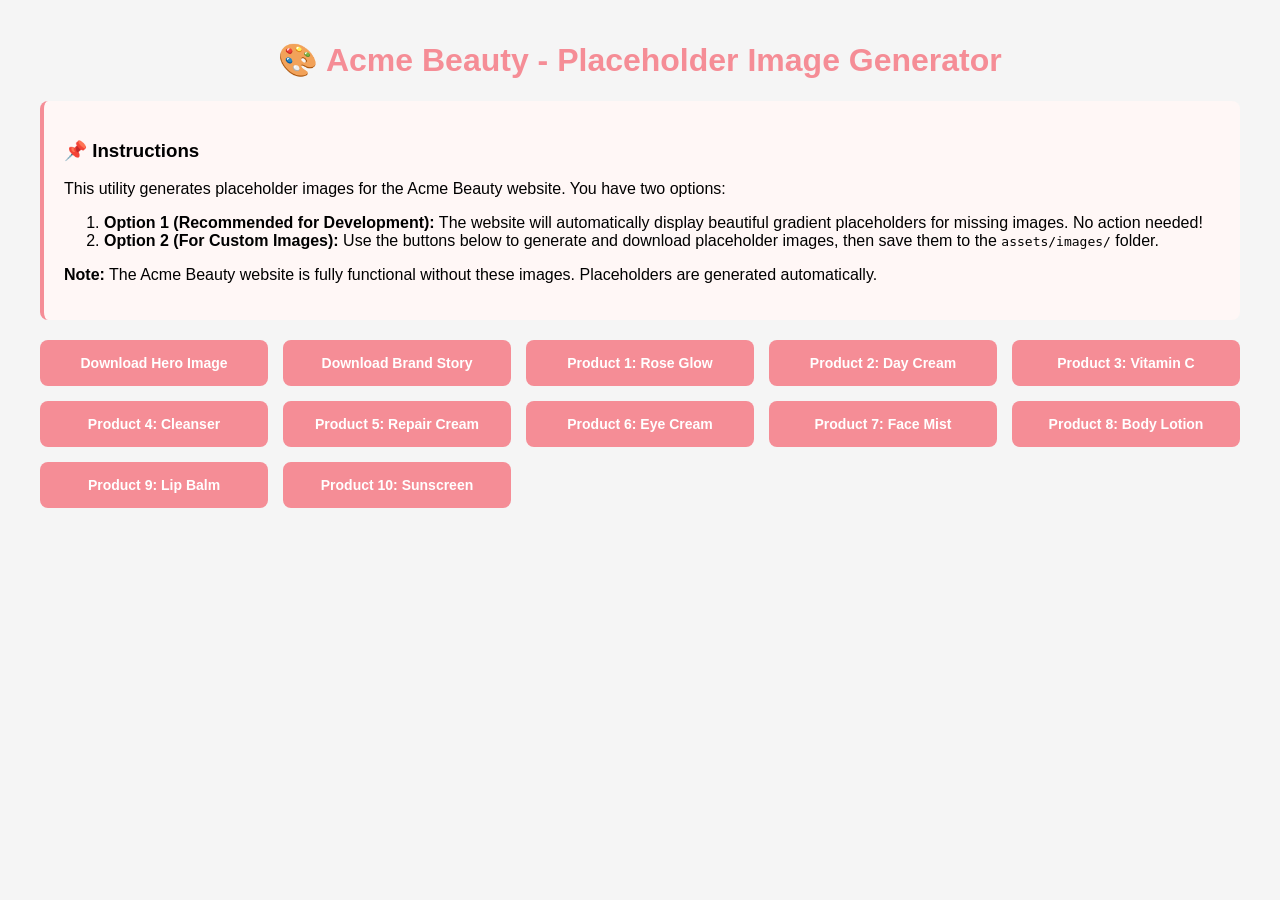
<file: Claude_Omnirouter_Guide/acme-beauty/generate-images.html>
<!-- Image Placeholder Generator - Open this file in a browser to generate placeholder images -->
<!DOCTYPE html>
<html lang="en">
<head>
  <meta charset="UTF-8">
  <meta name="viewport" content="width=device-width, initial-scale=1.0">
  <title>Generate Placeholder Images - Acme Beauty</title>
  <style>
    body {
      font-family: Arial, sans-serif;
      max-width: 1200px;
      margin: 0 auto;
      padding: 20px;
      background-color: #f5f5f5;
    }
    h1 {
      color: #F58D96;
      text-align: center;
    }
    .instructions {
      background-color: #FFF7F6;
      padding: 20px;
      border-radius: 8px;
      margin-bottom: 20px;
      border-left: 4px solid #F58D96;
    }
    .button-grid {
      display: grid;
      grid-template-columns: repeat(auto-fit, minmax(200px, 1fr));
      gap: 15px;
      margin-bottom: 30px;
    }
    button {
      padding: 15px;
      background-color: #F58D96;
      color: white;
      border: none;
      border-radius: 8px;
      cursor: pointer;
      font-size: 14px;
      font-weight: bold;
      transition: background-color 0.3s;
    }
    button:hover {
      background-color: #E8A5A5;
    }
    .image-container {
      display: grid;
      grid-template-columns: repeat(auto-fit, minmax(200px, 1fr));
      gap: 20px;
      margin-top: 30px;
    }
    .image-card {
      background-color: white;
      padding: 10px;
      border-radius: 8px;
      box-shadow: 0 2px 8px rgba(0,0,0,0.1);
      text-align: center;
    }
    .image-card canvas {
      width: 100%;
      height: auto;
      border-radius: 6px;
      display: block;
      margin-bottom: 10px;
    }
    .image-card p {
      font-size: 12px;
      color: #777;
      margin: 5px 0;
    }
    .success {
      background-color: #d4edda;
      color: #155724;
      padding: 15px;
      border-radius: 6px;
      margin-bottom: 20px;
      display: none;
    }
  </style>
</head>
<body>
  <h1>🎨 Acme Beauty - Placeholder Image Generator</h1>

  <div class="instructions">
    <h3>📌 Instructions</h3>
    <p>This utility generates placeholder images for the Acme Beauty website. You have two options:</p>
    <ol>
      <li><strong>Option 1 (Recommended for Development):</strong> The website will automatically display beautiful gradient placeholders for missing images. No action needed!</li>
      <li><strong>Option 2 (For Custom Images):</strong> Use the buttons below to generate and download placeholder images, then save them to the <code>assets/images/</code> folder.</li>
    </ol>
    <p><strong>Note:</strong> The Acme Beauty website is fully functional without these images. Placeholders are generated automatically.</p>
  </div>

  <div class="success" id="successMessage">
    ✓ Image downloaded successfully! Save it to the assets/images/ folder.
  </div>

  <div class="button-grid">
    <button onclick="generateAndDownload('hero-beauty.svg', 1200, 600, 'Hero Beauty Image')">Download Hero Image</button>
    <button onclick="generateAndDownload('brand-story.svg', 800, 500, 'Brand Story')">Download Brand Story</button>
    <button onclick="generateAndDownloadProduct('product-01.svg', 'Rose Glow Face Serum')">Product 1: Rose Glow</button>
    <button onclick="generateAndDownloadProduct('product-02.svg', 'Hydrating Day Cream')">Product 2: Day Cream</button>
    <button onclick="generateAndDownloadProduct('product-03.svg', 'Vitamin C Glow Serum')">Product 3: Vitamin C</button>
    <button onclick="generateAndDownloadProduct('product-04.svg', 'Gentle Foaming Cleanser')">Product 4: Cleanser</button>
    <button onclick="generateAndDownloadProduct('product-05.svg', 'Overnight Repair Cream')">Product 5: Repair Cream</button>
    <button onclick="generateAndDownloadProduct('product-06.svg', 'Peptide Eye Cream')">Product 6: Eye Cream</button>
    <button onclick="generateAndDownloadProduct('product-07.svg', 'Rose Water Face Mist')">Product 7: Face Mist</button>
    <button onclick="generateAndDownloadProduct('product-08.svg', 'Shea Butter Body Lotion')">Product 8: Body Lotion</button>
    <button onclick="generateAndDownloadProduct('product-09.svg', 'Nourishing Lip Balm')">Product 9: Lip Balm</button>
    <button onclick="generateAndDownloadProduct('product-10.svg', 'Daily Glow Sunscreen SPF 50')">Product 10: Sunscreen</button>
  </div>

  <script>
    function generateAndDownload(filename, width, height, title) {
      const canvas = document.createElement('canvas');
      canvas.width = width;
      canvas.height = height;
      const ctx = canvas.getContext('2d');

      // Create gradient background (soft pink to white)
      const gradient = ctx.createLinearGradient(0, 0, width, height);
      gradient.addColorStop(0, '#FCE8E3');
      gradient.addColorStop(1, '#FFF7F6');
      ctx.fillStyle = gradient;
      ctx.fillRect(0, 0, width, height);

      // Add decorative circles
      ctx.fillStyle = 'rgba(245, 141, 150, 0.1)';
      for (let i = 0; i < 5; i++) {
        ctx.beginPath();
        ctx.arc(Math.random() * width, Math.random() * height, Math.random() * 150 + 50, 0, Math.PI * 2);
        ctx.fill();
      }

      // Add text
      ctx.fillStyle = '#252525';
      ctx.font = 'bold 32px Arial';
      ctx.textAlign = 'center';
      ctx.textBaseline = 'middle';
      ctx.fillText(title, width / 2, height / 2 - 20);

      ctx.font = '18px Arial';
      ctx.fillStyle = '#777777';
      ctx.fillText('Acme Beauty', width / 2, height / 2 + 30);

      // Download
      const link = document.createElement('a');
      link.href = canvas.toDataURL('image/jpeg', 0.9);
      link.download = filename;
      link.click();

      showSuccess();
    }

    function generateAndDownloadProduct(filename, productName) {
      const canvas = document.createElement('canvas');
      canvas.width = 400;
      canvas.height = 500;
      const ctx = canvas.getContext('2d');

      // Create gradient background
      const gradient = ctx.createLinearGradient(0, 0, 400, 500);
      gradient.addColorStop(0, '#F9E5E0');
      gradient.addColorStop(0.5, '#FCE8E3');
      gradient.addColorStop(1, '#FFF7F6');
      ctx.fillStyle = gradient;
      ctx.fillRect(0, 0, 400, 500);

      // Add decorative shapes
      ctx.fillStyle = 'rgba(245, 141, 150, 0.15)';
      ctx.beginPath();
      ctx.arc(200, 150, 100, 0, Math.PI * 2);
      ctx.fill();

      ctx.fillStyle = 'rgba(232, 165, 165, 0.1)';
      ctx.beginPath();
      ctx.arc(150, 250, 80, 0, Math.PI * 2);
      ctx.fill();
      ctx.beginPath();
      ctx.arc(250, 350, 60, 0, Math.PI * 2);
      ctx.fill();

      // Add product icon (bottle/jar representation)
      ctx.fillStyle = '#F58D96';
      ctx.fillRect(150, 120, 100, 180);
      ctx.fillRect(140, 100, 120, 25);
      ctx.fillStyle = '#E8A5A5';
      ctx.fillRect(170, 80, 60, 25);

      // Add shine effect
      ctx.fillStyle = 'rgba(255, 255, 255, 0.3)';
      ctx.fillRect(160, 140, 20, 80);

      // Add text
      ctx.fillStyle = '#252525';
      ctx.font = 'bold 18px Arial';
      ctx.textAlign = 'center';
      ctx.textBaseline = 'middle';

      // Wrap text if needed
      const words = productName.split(' ');
      let y = 330;
      for (let word of words) {
        ctx.fillText(word, 200, y);
        y += 25;
      }

      ctx.font = '14px Arial';
      ctx.fillStyle = '#F58D96';
      ctx.fillText('Premium Quality', 200, 430);

      // Download
      const link = document.createElement('a');
      link.href = canvas.toDataURL('image/jpeg', 0.9);
      link.download = filename;
      link.click();

      showSuccess();
    }

    function showSuccess() {
      const msg = document.getElementById('successMessage');
      msg.style.display = 'block';
      setTimeout(() => {
        msg.style.display = 'none';
      }, 3000);
    }
  </script>
</body>
</html>
</file>
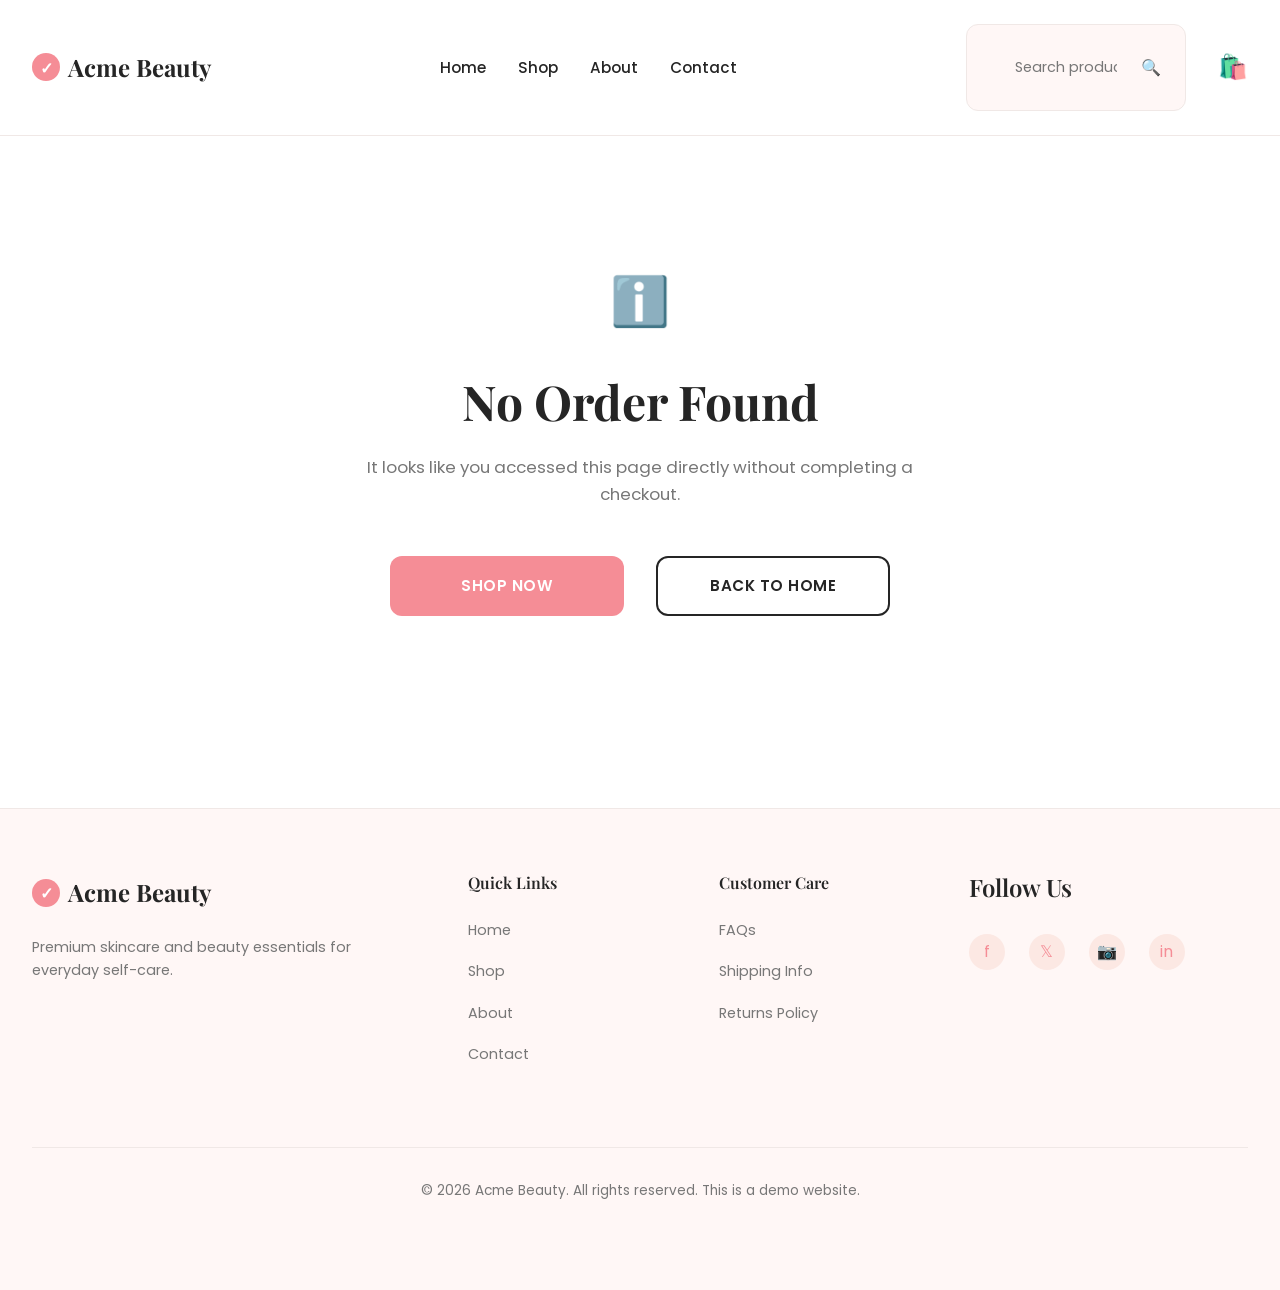
<file: Claude_Omnirouter_Guide/acme-beauty/order-placed.html>
<!DOCTYPE html>
<html lang="en">
<head>
  <meta charset="UTF-8">
  <meta name="viewport" content="width=device-width, initial-scale=1.0">
  <title>Order Placed - Acme Beauty</title>
  <link rel="stylesheet" href="css/style.css">
</head>
<body>
  <!-- Header -->
  <header class="header">
    <div class="header-content">
      <a href="index.html" class="logo">
        <div class="logo-icon">✓</div>
        <span>Acme Beauty</span>
      </a>

      <button class="hamburger" id="hamburger">
        <span></span>
        <span></span>
        <span></span>
      </button>

      <nav class="nav" id="nav">
        <li><a href="index.html">Home</a></li>
        <li><a href="shop.html">Shop</a></li>
        <li><a href="about.html">About</a></li>
        <li><a href="contact.html">Contact</a></li>
      </nav>

      <div class="header-right">
        <div class="search-box">
          <input type="text" placeholder="Search products..." id="headerSearch">
          <span style="color: var(--secondary-text);">🔍</span>
        </div>

        <div class="cart-icon-wrapper" onclick="window.location.href='cart.html'">
          <span class="cart-icon">🛍️</span>
          <div class="cart-count">0</div>
        </div>
      </div>
    </div>
  </header>

  <!-- Confirmation Content -->
  <section class="section" style="text-align: center;">
    <div class="container">
      <!-- Success Icon -->
      <div style="margin-bottom: var(--spacing-xl);">
        <div style="font-size: 4rem; margin-bottom: var(--spacing-lg);">✓</div>
        <h1 style="color: var(--primary-pink); margin-bottom: var(--spacing-md);">Your Order Has Been Placed!</h1>
        <p style="font-size: 1.05rem; color: var(--secondary-text); max-width: 600px; margin: 0 auto;">
          Thank you for choosing Acme Beauty. Your demo order has been recorded for this browsing session.
        </p>
      </div>

      <!-- Demo Notice -->
      <div style="background-color: #FFF3CD; border: 1px solid #FFE082; border-radius: var(--radius-lg); padding: var(--spacing-lg); margin-bottom: var(--spacing-2xl); max-width: 600px; margin-left: auto; margin-right: auto;">
        <p style="color: #856404; margin: 0; font-weight: 600;">⚠️ Demo Notice</p>
        <p style="color: #856404; margin: var(--spacing-sm) 0 0 0; font-size: 0.9rem;">This is a demonstration website. No real payment has been collected and no physical products will be shipped.</p>
      </div>

      <!-- Order Details -->
      <div class="grid grid-2" style="gap: var(--spacing-2xl); margin-bottom: var(--spacing-2xl);">
        <!-- Left: Order Info -->
        <div style="text-align: left; background-color: var(--very-light-pink); padding: var(--spacing-lg); border-radius: var(--radius-lg); border: 1px solid var(--border-color);">
          <h3 style="margin-bottom: var(--spacing-lg); text-align: center;">Order Information</h3>

          <div style="margin-bottom: var(--spacing-lg);">
            <p style="font-size: 0.9rem; color: var(--secondary-text); margin: 0;">Order Reference</p>
            <p id="orderReference" style="font-size: 1.25rem; font-weight: 700; color: var(--primary-text); margin: var(--spacing-xs) 0 0 0; font-family: monospace;">ACM-0000000000</p>
          </div>

          <div style="margin-bottom: var(--spacing-lg);">
            <p style="font-size: 0.9rem; color: var(--secondary-text); margin: 0;">Order Date</p>
            <p id="orderDate" style="font-size: 1rem; color: var(--primary-text); margin: var(--spacing-xs) 0 0 0;">Today</p>
          </div>

          <div style="margin-bottom: var(--spacing-lg);">
            <p style="font-size: 0.9rem; color: var(--secondary-text); margin: 0;">Customer Name</p>
            <p id="customerName" style="font-size: 1rem; color: var(--primary-text); margin: var(--spacing-xs) 0 0 0;">John Doe</p>
          </div>

          <div style="margin-bottom: var(--spacing-lg);">
            <p style="font-size: 0.9rem; color: var(--secondary-text); margin: 0;">Payment Method</p>
            <p id="paymentMethod" style="font-size: 1rem; color: var(--primary-text); margin: var(--spacing-xs) 0 0 0;">Cash on Delivery</p>
          </div>

          <div style="margin-bottom: var(--spacing-lg);">
            <p style="font-size: 0.9rem; color: var(--secondary-text); margin: 0;">Delivery Address</p>
            <p id="deliveryAddress" style="font-size: 0.95rem; color: var(--primary-text); margin: var(--spacing-xs) 0 0 0; line-height: 1.6;">Address will be displayed here</p>
          </div>
        </div>

        <!-- Right: Total -->
        <div style="background-color: var(--soft-pink); padding: var(--spacing-xl); border-radius: var(--radius-lg); border: 2px solid var(--primary-pink); display: flex; flex-direction: column; justify-content: center;">
          <p style="color: var(--secondary-text); margin: 0 0 var(--spacing-md) 0; text-align: center;">Total Order Amount</p>
          <div style="font-size: 3rem; font-weight: 700; color: var(--primary-pink); text-align: center; margin-bottom: var(--spacing-lg);">
            ₹<span id="totalAmount">0</span>
          </div>
          <p style="color: var(--secondary-text); margin: 0; text-align: center; font-size: 0.9rem;">Status: <span style="color: var(--primary-pink); font-weight: 600;">Demo Order</span></p>
        </div>
      </div>

      <!-- Order Items -->
      <div style="background-color: var(--white); border: 1px solid var(--border-color); border-radius: var(--radius-lg); padding: var(--spacing-lg); margin-bottom: var(--spacing-2xl); text-align: left;">
        <h3 style="text-align: center; margin-bottom: var(--spacing-lg);">Items Ordered</h3>
        <div id="orderItems">
          <!-- Items will be rendered here -->
        </div>
      </div>

      <!-- Price Breakdown -->
      <div style="background-color: var(--very-light-pink); border-radius: var(--radius-lg); padding: var(--spacing-lg); margin-bottom: var(--spacing-2xl); max-width: 500px; margin-left: auto; margin-right: auto;">
        <div style="display: flex; justify-content: space-between; margin-bottom: var(--spacing-sm); padding-bottom: var(--spacing-sm); border-bottom: 1px solid var(--border-color);">
          <span>Subtotal</span>
          <span>₹<span id="breakdownSubtotal">0</span></span>
        </div>
        <div style="display: flex; justify-content: space-between; margin-bottom: var(--spacing-sm); padding-bottom: var(--spacing-sm); border-bottom: 1px solid var(--border-color);">
          <span>Shipping</span>
          <span>₹<span id="breakdownShipping">0</span></span>
        </div>
        <div id="breakdownDiscountRow" style="display: flex; justify-content: space-between; margin-bottom: var(--spacing-sm); padding-bottom: var(--spacing-sm); border-bottom: 1px solid var(--border-color); color: var(--primary-pink); font-weight: 600; display: none;">
          <span>Discount</span>
          <span>-₹<span id="breakdownDiscount">0</span></span>
        </div>
        <div style="display: flex; justify-content: space-between; padding-top: var(--spacing-sm);">
          <span style="font-weight: 700; font-size: 1.1rem;">Total</span>
          <span style="font-weight: 700; font-size: 1.1rem; color: var(--primary-pink);">₹<span id="breakdownTotal">0</span></span>
        </div>
      </div>

      <!-- Action Buttons -->
      <div style="display: grid; grid-template-columns: repeat(3, 1fr); gap: var(--spacing-lg); max-width: 900px; margin: 0 auto;">
        <a href="shop.html" class="btn btn-primary" style="text-decoration: none; text-align: center;">Continue Shopping</a>
        <a href="index.html" class="btn btn-secondary" style="text-decoration: none; text-align: center;">Back to Home</a>
        <button class="btn btn-outline" onclick="scrollToDetails()">View Details</button>
      </div>
    </div>
  </section>

  <!-- Footer -->
  <footer class="footer">
    <div class="footer-content">
      <div class="footer-grid">
        <div class="footer-brand">
          <a href="index.html" class="logo" style="margin-bottom: var(--spacing-md);">
            <div class="logo-icon">✓</div>
            <span>Acme Beauty</span>
          </a>
          <p>Premium skincare and beauty essentials for everyday self-care.</p>
        </div>

        <div class="footer-links">
          <h4>Quick Links</h4>
          <ul>
            <li><a href="index.html">Home</a></li>
            <li><a href="shop.html">Shop</a></li>
            <li><a href="about.html">About</a></li>
            <li><a href="contact.html">Contact</a></li>
          </ul>
        </div>

        <div class="footer-links">
          <h4>Customer Care</h4>
          <ul>
            <li><a href="contact.html">FAQs</a></li>
            <li><a href="contact.html">Shipping Info</a></li>
            <li><a href="contact.html">Returns Policy</a></li>
          </ul>
        </div>

        <div>
          <h4 style="margin-bottom: var(--spacing-md);">Follow Us</h4>
          <div class="social-icons">
            <div class="social-icon">f</div>
            <div class="social-icon">𝕏</div>
            <div class="social-icon">📷</div>
            <div class="social-icon">in</div>
          </div>
        </div>
      </div>

      <div class="footer-divider">
        <p>&copy; 2026 Acme Beauty. All rights reserved. This is a demo website.</p>
      </div>
    </div>
  </footer>

  <script src="js/products.js"></script>
  <script src="js/common.js"></script>
  <script src="js/order-placed.js"></script>
</body>
</html>
</file>
<file: Claude_Omnirouter_Guide/acme-beauty/css/style.css>
/* Acme Beauty - Main Stylesheet */
@import url('https://fonts.googleapis.com/css2?family=Playfair+Display:wght@400;500;600;700&family=Poppins:wght@300;400;500;600;700&display=swap');

:root {
  /* Color Palette */
  --primary-pink: #F58D96;
  --soft-pink: #FCE8E3;
  --very-light-pink: #FFF7F6;
  --white: #FFFFFF;
  --primary-text: #252525;
  --secondary-text: #777777;
  --border-color: #F0E8E6;
  --subtle-accent: #E8A5A5;
  --dark-gray: #333333;
  --light-gray: #F5F5F5;

  /* Typography */
  --font-serif: 'Playfair Display', Georgia, serif;
  --font-sans: 'Poppins', -apple-system, BlinkMacSystemFont, 'Segoe UI', sans-serif;

  /* Spacing */
  --spacing-xs: 0.5rem;
  --spacing-sm: 1rem;
  --spacing-md: 1.5rem;
  --spacing-lg: 2rem;
  --spacing-xl: 3rem;
  --spacing-2xl: 4rem;

  /* Shadows */
  --shadow-sm: 0 1px 2px rgba(0, 0, 0, 0.05);
  --shadow-md: 0 4px 6px rgba(0, 0, 0, 0.1);
  --shadow-lg: 0 10px 15px rgba(0, 0, 0, 0.1);

  /* Border radius */
  --radius-sm: 4px;
  --radius-md: 8px;
  --radius-lg: 12px;
  --radius-xl: 16px;
}

* {
  margin: 0;
  padding: 0;
  box-sizing: border-box;
}

html {
  scroll-behavior: smooth;
}

body {
  font-family: var(--font-sans);
  color: var(--primary-text);
  background-color: var(--white);
  line-height: 1.6;
  font-size: 16px;
}

/* Typography */
h1, h2, h3, h4, h5, h6 {
  font-family: var(--font-serif);
  line-height: 1.2;
  margin-bottom: var(--spacing-md);
  color: var(--primary-text);
}

h1 {
  font-size: 3rem;
  font-weight: 700;
}

h2 {
  font-size: 2.5rem;
  font-weight: 700;
}

h3 {
  font-size: 1.75rem;
  font-weight: 600;
}

h4 {
  font-size: 1.5rem;
  font-weight: 600;
}

h5 {
  font-size: 1.25rem;
  font-weight: 600;
}

h6 {
  font-size: 1rem;
  font-weight: 600;
}

p {
  color: var(--secondary-text);
  margin-bottom: var(--spacing-md);
}

a {
  color: var(--primary-pink);
  text-decoration: none;
  transition: color 0.3s ease;
}

a:hover {
  color: var(--subtle-accent);
}

button {
  font-family: var(--font-sans);
  cursor: pointer;
  border: none;
  transition: all 0.3s ease;
}

/* Header */
.header {
  background-color: var(--white);
  border-bottom: 1px solid var(--border-color);
  padding: var(--spacing-md) var(--spacing-lg);
  position: sticky;
  top: 0;
  z-index: 100;
}

.header-content {
  max-width: 1400px;
  margin: 0 auto;
  display: flex;
  justify-content: space-between;
  align-items: center;
  gap: var(--spacing-lg);
}

.logo {
  display: flex;
  align-items: center;
  gap: var(--spacing-xs);
  font-family: var(--font-serif);
  font-size: 1.5rem;
  font-weight: 700;
  color: var(--primary-text);
  text-decoration: none;
  min-width: fit-content;
}

.logo-icon {
  width: 28px;
  height: 28px;
  background-color: var(--primary-pink);
  border-radius: 50%;
  display: flex;
  align-items: center;
  justify-content: center;
  color: var(--white);
  font-size: 1rem;
}

.nav {
  display: flex;
  gap: var(--spacing-lg);
  list-style: none;
}

.nav a {
  color: var(--primary-text);
  font-weight: 500;
  font-size: 0.95rem;
  position: relative;
}

.nav a::after {
  content: '';
  position: absolute;
  bottom: -4px;
  left: 0;
  width: 0;
  height: 2px;
  background-color: var(--primary-pink);
  transition: width 0.3s ease;
}

.nav a:hover::after {
  width: 100%;
}

.header-right {
  display: flex;
  align-items: center;
  gap: var(--spacing-lg);
}

.search-box {
  display: flex;
  align-items: center;
  border: 1px solid var(--border-color);
  border-radius: var(--radius-lg);
  padding: var(--spacing-sm) var(--spacing-md);
  background-color: var(--very-light-pink);
}

.search-box input {
  border: none;
  background: transparent;
  font-family: var(--font-sans);
  font-size: 0.9rem;
  width: 150px;
  outline: none;
}

.search-box input::placeholder {
  color: var(--secondary-text);
}

.cart-icon-wrapper {
  position: relative;
  cursor: pointer;
}

.cart-icon {
  font-size: 1.5rem;
  color: var(--primary-text);
  transition: color 0.3s ease;
}

.cart-icon-wrapper:hover .cart-icon {
  color: var(--primary-pink);
}

.cart-count {
  position: absolute;
  top: -8px;
  right: -8px;
  background-color: var(--primary-pink);
  color: var(--white);
  border-radius: 50%;
  width: 24px;
  height: 24px;
  display: none;
  align-items: center;
  justify-content: center;
  font-size: 0.75rem;
  font-weight: 700;
}

.hamburger {
  display: none;
  flex-direction: column;
  gap: 5px;
  cursor: pointer;
  background: none;
  border: none;
}

.hamburger span {
  width: 24px;
  height: 2px;
  background-color: var(--primary-text);
  transition: all 0.3s ease;
}

/* Footer */
.footer {
  background-color: var(--very-light-pink);
  padding: var(--spacing-2xl) var(--spacing-lg);
  margin-top: var(--spacing-2xl);
  border-top: 1px solid var(--border-color);
}

.footer-content {
  max-width: 1400px;
  margin: 0 auto;
}

.footer-grid {
  display: grid;
  grid-template-columns: 2fr 1fr 1fr 1.5fr;
  gap: var(--spacing-2xl);
  margin-bottom: var(--spacing-2xl);
}

.footer-brand h3 {
  margin-bottom: var(--spacing-md);
}

.footer-brand p {
  font-size: 0.9rem;
  margin-bottom: var(--spacing-lg);
}

.footer-links h4 {
  font-size: 1rem;
  margin-bottom: var(--spacing-md);
}

.footer-links ul {
  list-style: none;
}

.footer-links li {
  margin-bottom: var(--spacing-sm);
}

.footer-links a {
  font-size: 0.9rem;
  color: var(--secondary-text);
}

.social-icons {
  display: flex;
  gap: var(--spacing-md);
  margin-top: var(--spacing-lg);
}

.social-icon {
  width: 36px;
  height: 36px;
  border-radius: 50%;
  background-color: var(--soft-pink);
  display: flex;
  align-items: center;
  justify-content: center;
  color: var(--primary-pink);
  font-size: 1rem;
  transition: all 0.3s ease;
}

.social-icon:hover {
  background-color: var(--primary-pink);
  color: var(--white);
}

.footer-divider {
  border-top: 1px solid var(--border-color);
  padding-top: var(--spacing-lg);
  text-align: center;
  font-size: 0.85rem;
  color: var(--secondary-text);
}

/* Buttons */
.btn {
  padding: var(--spacing-sm) var(--spacing-lg);
  border-radius: var(--radius-lg);
  font-weight: 600;
  font-size: 0.95rem;
  transition: all 0.3s ease;
  text-transform: uppercase;
  letter-spacing: 0.5px;
  border: 2px solid transparent;
  display: inline-block;
  text-align: center;
}

.btn-primary {
  background-color: var(--primary-pink);
  color: var(--white);
}

.btn-primary:hover {
  background-color: var(--subtle-accent);
  transform: translateY(-2px);
  box-shadow: var(--shadow-lg);
}

.btn-secondary {
  background-color: transparent;
  color: var(--primary-text);
  border: 2px solid var(--primary-text);
}

.btn-secondary:hover {
  background-color: var(--primary-text);
  color: var(--white);
}

.btn-outline {
  background-color: transparent;
  color: var(--primary-pink);
  border: 2px solid var(--primary-pink);
}

.btn-outline:hover {
  background-color: var(--primary-pink);
  color: var(--white);
}

.btn-small {
  padding: var(--spacing-xs) var(--spacing-md);
  font-size: 0.85rem;
}

.btn-block {
  width: 100%;
  display: block;
}

.btn:disabled {
  opacity: 0.5;
  cursor: not-allowed;
}

/* Notifications */
.notification {
  position: fixed;
  bottom: 20px;
  right: 20px;
  background-color: var(--primary-pink);
  color: var(--white);
  padding: var(--spacing-md) var(--spacing-lg);
  border-radius: var(--radius-lg);
  box-shadow: var(--shadow-lg);
  z-index: 1000;
  opacity: 0;
  transform: translateY(20px);
  transition: all 0.3s ease;
  max-width: 300px;
}

.notification.show {
  opacity: 1;
  transform: translateY(0);
}

.notification-success {
  background-color: var(--primary-pink);
}

.notification-error {
  background-color: #D32F2F;
}

.notification-warning {
  background-color: #F57C00;
}

/* Container */
.container {
  max-width: 1400px;
  margin: 0 auto;
  padding: 0 var(--spacing-lg);
}

.section {
  padding: var(--spacing-2xl) var(--spacing-lg);
}

.section-pink {
  background-color: var(--soft-pink);
}

.section-very-light {
  background-color: var(--very-light-pink);
}

/* Grid */
.grid {
  display: grid;
  gap: var(--spacing-lg);
}

.grid-2 {
  grid-template-columns: repeat(2, 1fr);
}

.grid-3 {
  grid-template-columns: repeat(3, 1fr);
}

.grid-4 {
  grid-template-columns: repeat(4, 1fr);
}

/* Product Card */
.product-card {
  background-color: var(--white);
  border-radius: var(--radius-lg);
  overflow: hidden;
  box-shadow: var(--shadow-sm);
  transition: all 0.3s ease;
  border: 1px solid var(--border-color);
  cursor: pointer;
}

.product-card:hover {
  box-shadow: var(--shadow-lg);
  transform: translateY(-4px);
}

.product-image {
  width: 100%;
  height: 280px;
  background-color: var(--light-gray);
  overflow: hidden;
  display: flex;
  align-items: center;
  justify-content: center;
}

.product-image img {
  width: 100%;
  height: 100%;
  object-fit: cover;
  transition: transform 0.3s ease;
}

.product-card:hover .product-image img {
  transform: scale(1.05);
}

.product-image-placeholder {
  width: 100%;
  height: 100%;
  display: flex;
  align-items: center;
  justify-content: center;
  flex-direction: column;
  background: linear-gradient(135deg, var(--very-light-pink), var(--soft-pink));
  color: var(--secondary-text);
  text-align: center;
  padding: var(--spacing-md);
}

.product-info {
  padding: var(--spacing-md);
}

.product-category {
  font-size: 0.75rem;
  color: var(--primary-pink);
  font-weight: 700;
  text-transform: uppercase;
  letter-spacing: 1px;
  margin-bottom: var(--spacing-xs);
}

.product-name {
  font-family: var(--font-serif);
  font-size: 1.1rem;
  font-weight: 600;
  margin-bottom: var(--spacing-sm);
  color: var(--primary-text);
}

.product-price {
  display: flex;
  align-items: center;
  gap: var(--spacing-sm);
  margin-bottom: var(--spacing-sm);
}

.price-current {
  font-size: 1.25rem;
  font-weight: 700;
  color: var(--primary-text);
}

.price-original {
  font-size: 0.9rem;
  color: var(--secondary-text);
  text-decoration: line-through;
}

.product-rating {
  color: var(--primary-pink);
  font-size: 0.9rem;
  margin-bottom: var(--spacing-sm);
}

.product-actions {
  display: grid;
  grid-template-columns: 1fr auto;
  gap: var(--spacing-sm);
}

.product-actions .btn {
  font-size: 0.8rem;
  padding: var(--spacing-xs) var(--spacing-md);
}

/* Forms */
.form-group {
  margin-bottom: var(--spacing-lg);
}

label {
  display: block;
  margin-bottom: var(--spacing-xs);
  font-weight: 600;
  color: var(--primary-text);
  font-size: 0.95rem;
}

input, textarea, select {
  width: 100%;
  padding: var(--spacing-sm) var(--spacing-md);
  border: 1px solid var(--border-color);
  border-radius: var(--radius-md);
  font-family: var(--font-sans);
  font-size: 0.95rem;
  color: var(--primary-text);
  transition: border-color 0.3s ease;
}

input:focus, textarea:focus, select:focus {
  outline: none;
  border-color: var(--primary-pink);
  box-shadow: 0 0 0 3px rgba(245, 141, 150, 0.1);
}

textarea {
  resize: vertical;
  min-height: 120px;
}

.form-error {
  color: #D32F2F;
  font-size: 0.85rem;
  margin-top: 4px;
}

.form-error-show {
  border-color: #D32F2F !important;
}

.form-row {
  display: grid;
  grid-template-columns: 1fr 1fr;
  gap: var(--spacing-md);
}

/* Tables */
.table {
  width: 100%;
  border-collapse: collapse;
}

.table th {
  background-color: var(--soft-pink);
  padding: var(--spacing-md);
  text-align: left;
  font-weight: 600;
  border-bottom: 2px solid var(--border-color);
}

.table td {
  padding: var(--spacing-md);
  border-bottom: 1px solid var(--border-color);
}

.table tbody tr:hover {
  background-color: var(--very-light-pink);
}

/* Responsive */
@media (max-width: 1024px) {
  .grid-4 {
    grid-template-columns: repeat(3, 1fr);
  }

  .footer-grid {
    grid-template-columns: 1fr 1fr;
  }
}

@media (max-width: 768px) {
  h1 {
    font-size: 2rem;
  }

  h2 {
    font-size: 1.75rem;
  }

  h3 {
    font-size: 1.5rem;
  }

  .header-content {
    gap: var(--spacing-md);
  }

  .nav {
    display: none;
    position: absolute;
    top: 100%;
    left: 0;
    right: 0;
    flex-direction: column;
    background-color: var(--white);
    border-bottom: 1px solid var(--border-color);
    padding: var(--spacing-lg);
    gap: var(--spacing-md);
    z-index: 50;
  }

  .nav.active {
    display: flex;
  }

  .hamburger {
    display: flex;
  }

  .search-box {
    display: none;
  }

  .search-box.mobile-active {
    display: flex;
  }

  .grid-2, .grid-3, .grid-4 {
    grid-template-columns: repeat(2, 1fr);
  }

  .footer-grid {
    grid-template-columns: 1fr;
  }

  .form-row {
    grid-template-columns: 1fr;
  }

  .section {
    padding: var(--spacing-xl) var(--spacing-md);
  }
}

@media (max-width: 480px) {
  h1 {
    font-size: 1.5rem;
  }

  h2 {
    font-size: 1.25rem;
  }

  h3 {
    font-size: 1.1rem;
  }

  .header-content {
    padding: var(--spacing-md) var(--spacing-sm);
  }

  .logo {
    font-size: 1.1rem;
  }

  .product-card {
    border-radius: var(--radius-md);
  }

  .product-image {
    height: 200px;
  }

  .grid-2, .grid-3, .grid-4 {
    grid-template-columns: 1fr;
  }

  .product-actions {
    grid-template-columns: 1fr;
  }

  .btn {
    padding: var(--spacing-sm) var(--spacing-md);
  }

  .section {
    padding: var(--spacing-lg) var(--spacing-md);
  }
}
</file>
